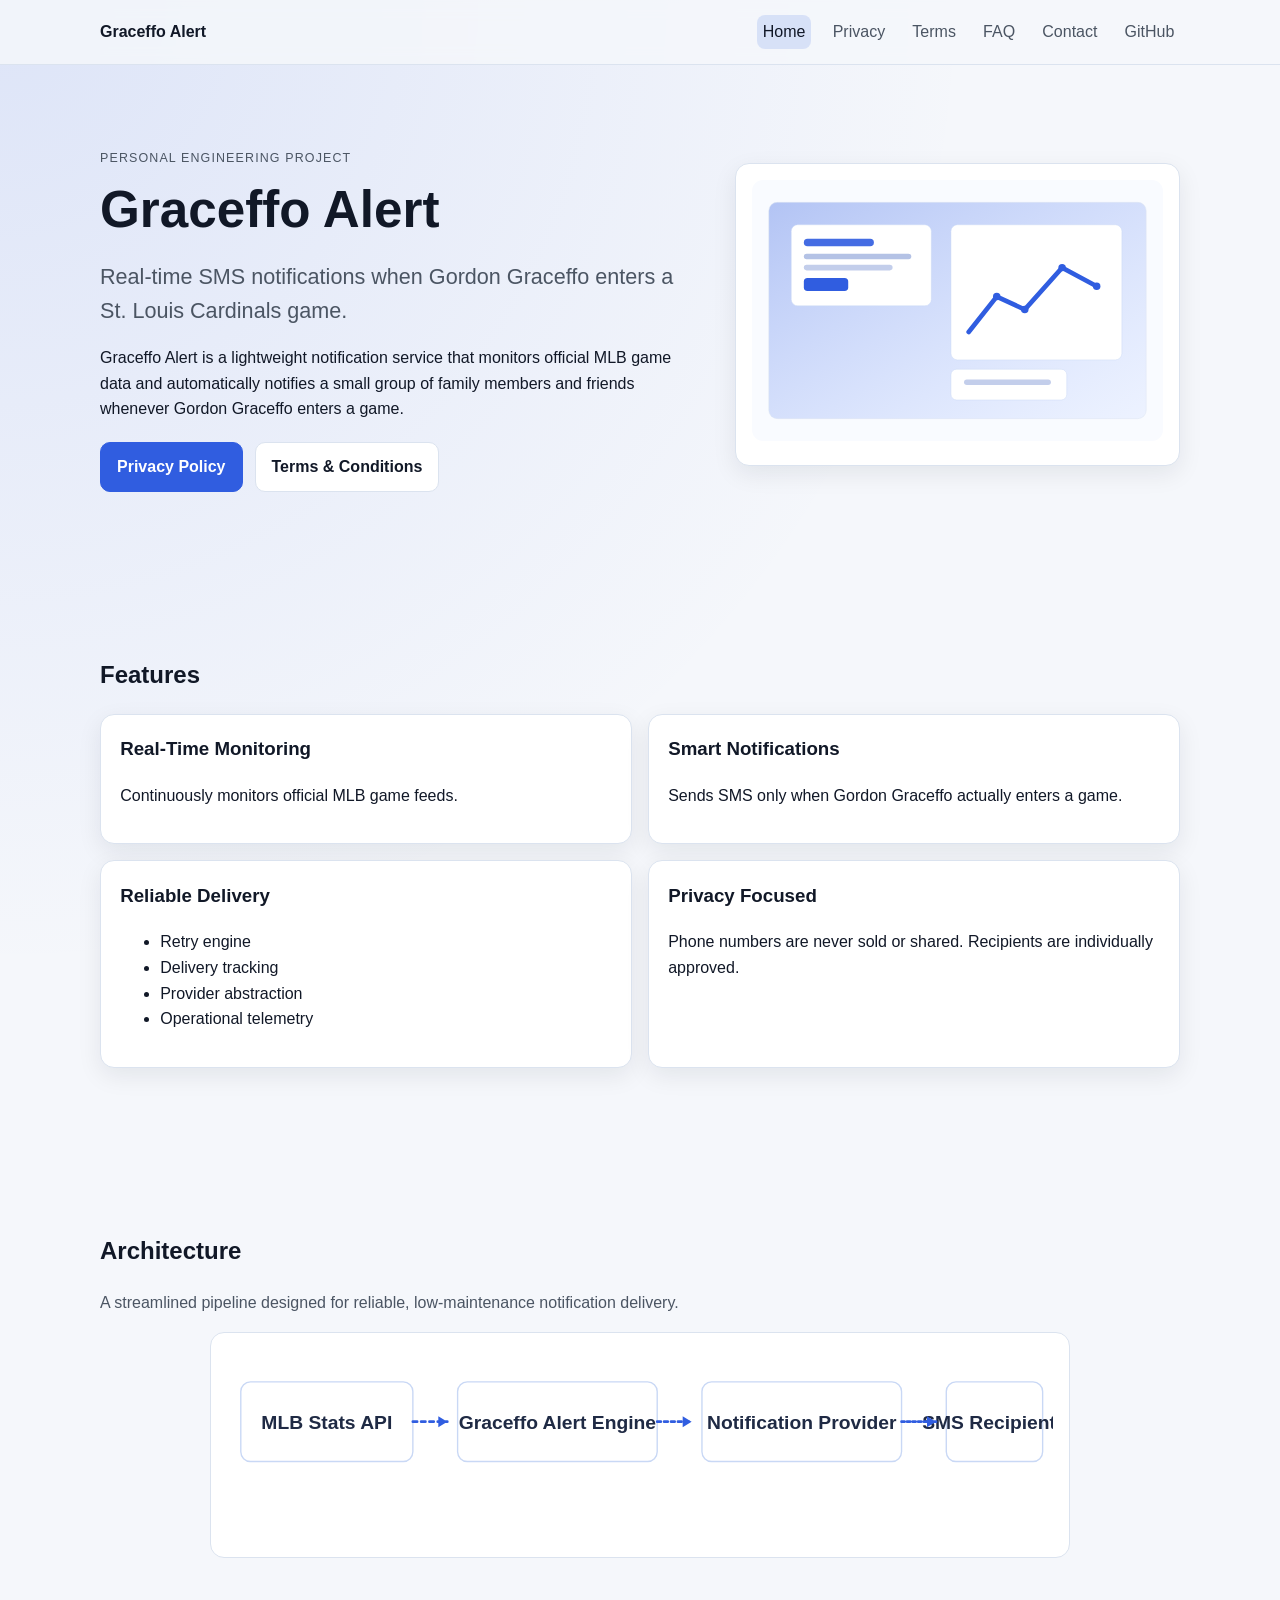
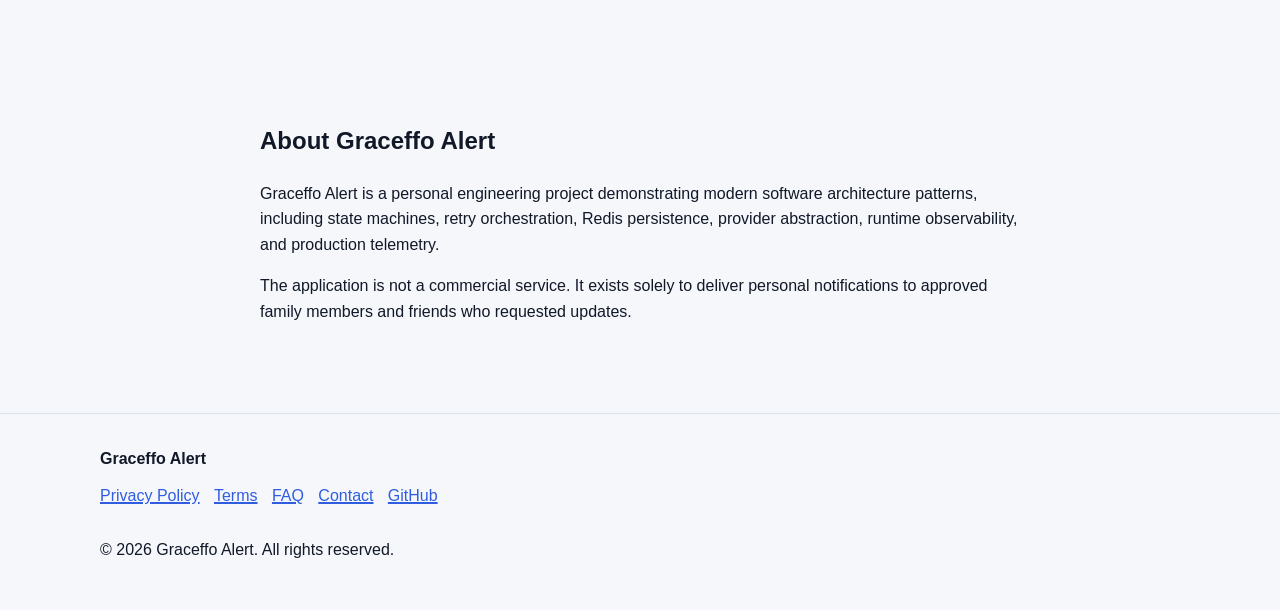
<file: index.html>
<!doctype html>
<html lang="en">
<head>
  <meta charset="utf-8">
  <meta name="viewport" content="width=device-width, initial-scale=1">
  <title>Graceffo Alert | Real-Time Gordon Graceffo Game Entry SMS Alerts</title>
  <meta name="description" content="Graceffo Alert is a personal notification service that sends real-time SMS alerts when Gordon Graceffo enters a St. Louis Cardinals game.">
  <meta property="og:type" content="website">
  <meta property="og:title" content="Graceffo Alert">
  <meta property="og:description" content="Real-time SMS notifications when Gordon Graceffo enters a St. Louis Cardinals game.">
  <meta property="og:url" content="https://elisagra-123.github.io/graceffo-alert-page/">
  <meta property="og:image" content="https://elisagra-123.github.io/graceffo-alert-page/images/hero.svg">
  <meta name="twitter:card" content="summary_large_image">
  <meta name="twitter:title" content="Graceffo Alert">
  <meta name="twitter:description" content="Real-time SMS notifications when Gordon Graceffo enters a St. Louis Cardinals game.">
  <meta name="twitter:image" content="https://elisagra-123.github.io/graceffo-alert-page/images/hero.svg">
  <link rel="canonical" href="https://elisagra-123.github.io/graceffo-alert-page/">
  <link rel="icon" href="favicon.ico" type="image/x-icon">
  <link rel="stylesheet" href="css/styles.css">
</head>
<body>
  <a class="skip-link" href="#main-content">Skip to content</a>
  <header class="site-header">
    <div class="container nav-wrap">
      <a class="brand" href="index.html" aria-label="Graceffo Alert home">Graceffo Alert</a>
      <button class="nav-toggle" type="button" aria-expanded="false" aria-controls="site-nav" aria-label="Open navigation menu">
        <span></span><span></span><span></span>
      </button>
      <nav id="site-nav" class="site-nav" aria-label="Main navigation">
        <a href="index.html" aria-current="page">Home</a>
        <a href="privacy.html">Privacy</a>
        <a href="terms.html">Terms</a>
        <a href="faq.html">FAQ</a>
        <a href="contact.html">Contact</a>
        <a href="https://github.com/elisagra-123/graceffo-alert-page" target="_blank" rel="noopener noreferrer">GitHub</a>
      </nav>
    </div>
  </header>

  <main id="main-content">
    <section class="hero section">
      <div class="container grid two-col">
        <div>
          <p class="eyebrow">Personal Engineering Project</p>
          <h1>Graceffo Alert</h1>
          <p class="subtitle">Real-time SMS notifications when Gordon Graceffo enters a St. Louis Cardinals game.</p>
          <p>Graceffo Alert is a lightweight notification service that monitors official MLB game data and automatically notifies a small group of family members and friends whenever Gordon Graceffo enters a game.</p>
          <div class="cta-row">
            <a class="btn btn-primary" href="privacy.html">Privacy Policy</a>
            <a class="btn btn-secondary" href="terms.html">Terms &amp; Conditions</a>
          </div>
        </div>
        <div class="hero-art-wrap">
          <img src="images/hero.svg" alt="Abstract dashboard style graphic representing alert monitoring" class="hero-art">
        </div>
      </div>
    </section>

    <section class="section" id="features">
      <div class="container">
        <h2>Features</h2>
        <div class="card-grid">
          <article class="card">
            <h3>Real-Time Monitoring</h3>
            <p>Continuously monitors official MLB game feeds.</p>
          </article>
          <article class="card">
            <h3>Smart Notifications</h3>
            <p>Sends SMS only when Gordon Graceffo actually enters a game.</p>
          </article>
          <article class="card">
            <h3>Reliable Delivery</h3>
            <ul>
              <li>Retry engine</li>
              <li>Delivery tracking</li>
              <li>Provider abstraction</li>
              <li>Operational telemetry</li>
            </ul>
          </article>
          <article class="card">
            <h3>Privacy Focused</h3>
            <p>Phone numbers are never sold or shared. Recipients are individually approved.</p>
          </article>
        </div>
      </div>
    </section>

    <section class="section" id="architecture">
      <div class="container">
        <h2>Architecture</h2>
        <p class="section-intro">A streamlined pipeline designed for reliable, low-maintenance notification delivery.</p>
        <img src="images/architecture.svg" alt="Architecture flow from MLB Stats API to Graceffo Alert Engine to Notification Provider to SMS Recipients" class="architecture-image">
      </div>
    </section>

    <section class="section" id="about">
      <div class="container narrow">
        <h2>About Graceffo Alert</h2>
        <p>Graceffo Alert is a personal engineering project demonstrating modern software architecture patterns, including state machines, retry orchestration, Redis persistence, provider abstraction, runtime observability, and production telemetry.</p>
        <p>The application is not a commercial service. It exists solely to deliver personal notifications to approved family members and friends who requested updates.</p>
      </div>
    </section>
  </main>

  <button id="scrollTop" class="scroll-top" type="button" aria-label="Scroll to top">↑</button>

  <footer class="site-footer">
    <div class="container footer-grid">
      <p class="footer-brand">Graceffo Alert</p>
      <nav class="footer-nav" aria-label="Footer navigation">
        <a href="privacy.html">Privacy Policy</a>
        <a href="terms.html">Terms</a>
        <a href="faq.html">FAQ</a>
        <a href="contact.html">Contact</a>
        <a href="https://github.com/elisagra-123/graceffo-alert-page" target="_blank" rel="noopener noreferrer">GitHub</a>
      </nav>
      <p>© <span data-year></span> Graceffo Alert. All rights reserved.</p>
    </div>
  </footer>

  <script src="js/main.js"></script>
</body>
</html>
</file>
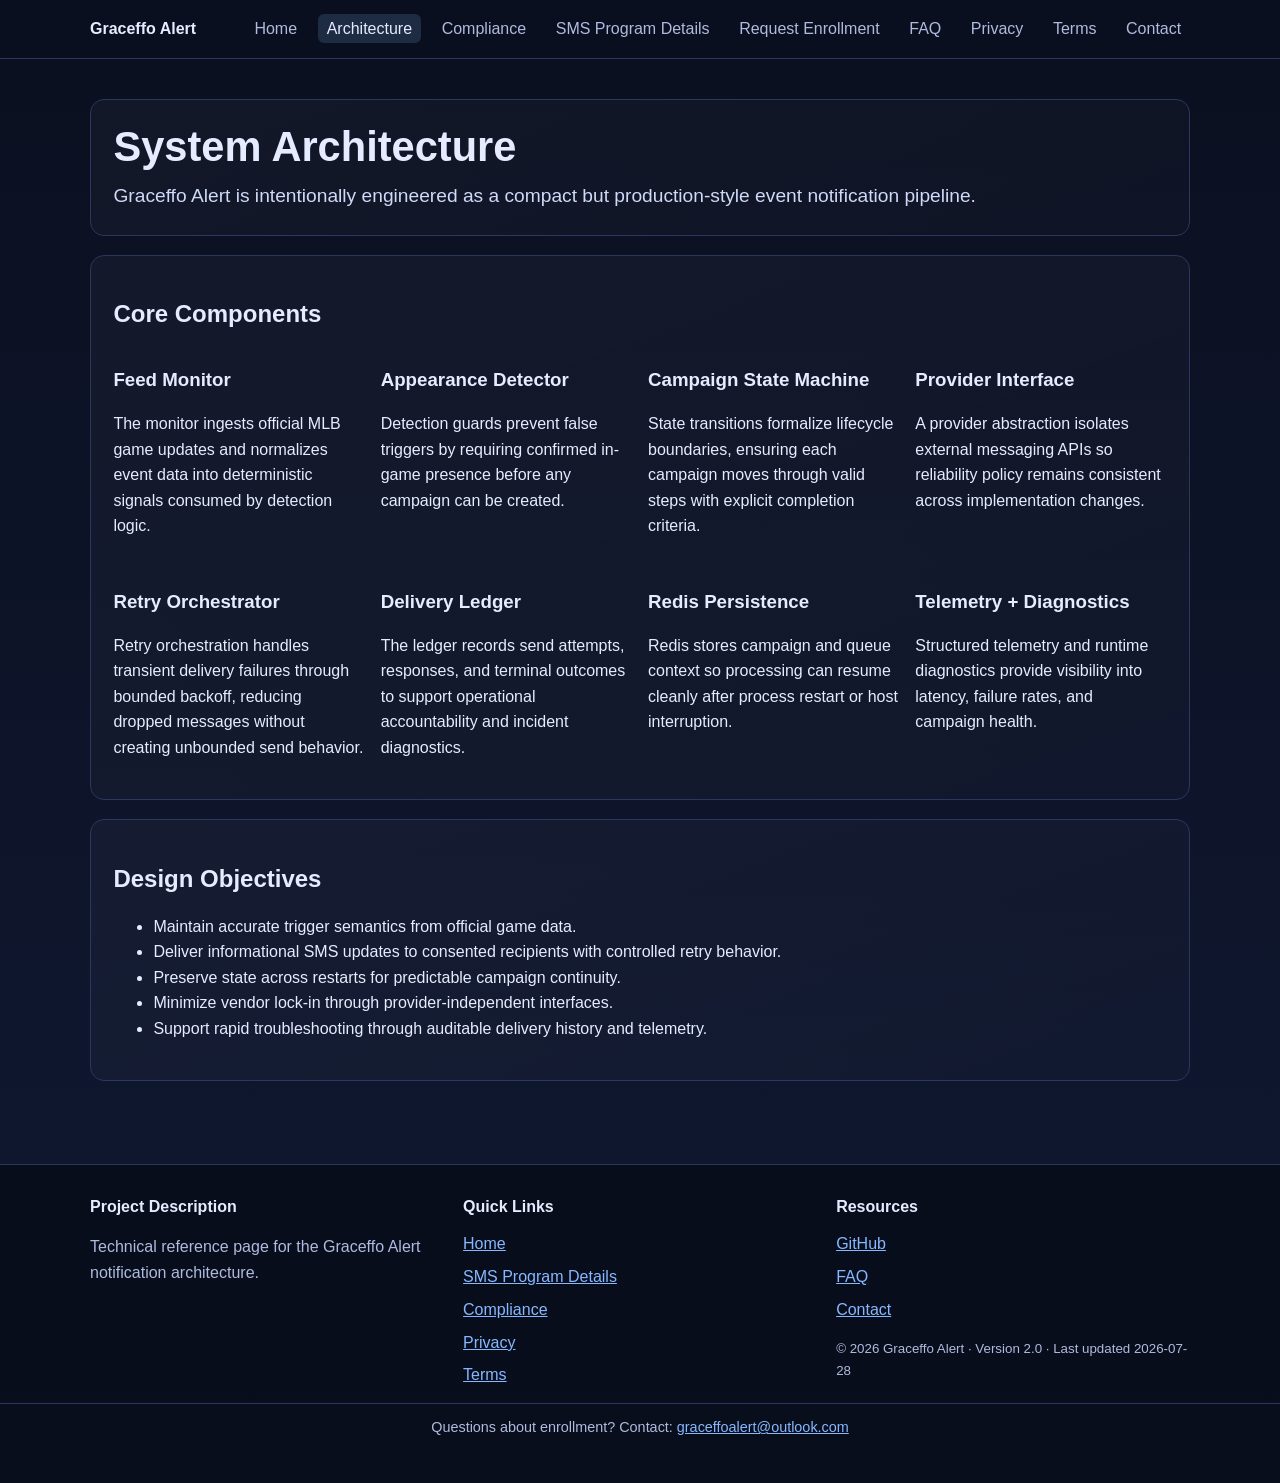
<file: architecture.html>
<!doctype html>
<html lang="en">
<head>
  <meta charset="utf-8">
  <meta name="viewport" content="width=device-width, initial-scale=1">
  <title>Graceffo Alert | System Architecture</title>
  <meta name="description" content="Technical architecture of Graceffo Alert: provider abstraction, retry orchestration, Redis state persistence, and operational telemetry.">
  <link rel="canonical" href="https://elisagra-123.github.io/graceffo-alert-page/architecture.html">
  <meta property="og:type" content="article">
  <meta property="og:title" content="Graceffo Alert | System Architecture">
  <meta property="og:description" content="Engineering design decisions behind reliable SMS appearance alerts.">
  <meta property="og:url" content="https://elisagra-123.github.io/graceffo-alert-page/architecture.html">
  <meta name="twitter:card" content="summary">
  <meta name="twitter:title" content="Graceffo Alert | System Architecture">
  <meta name="twitter:description" content="How Graceffo Alert is designed for resilient campaign delivery.">
  <link rel="stylesheet" href="styles.css">
</head>
<body>
<a class="skip-link" href="#main-content">Skip to content</a>
<header><div class="nav-wrap"><a class="brand" href="index.html">Graceffo Alert</a><nav aria-label="Primary"><ul><li><a href="index.html">Home</a></li><li><a href="architecture.html" aria-current="page">Architecture</a></li><li><a href="compliance.html">Compliance</a></li><li><a href="sms-enrollment.html">SMS Program Details</a></li><li><a href="request-enrollment.html">Request Enrollment</a></li><li><a href="faq.html">FAQ</a></li><li><a href="privacy.html">Privacy</a></li><li><a href="terms.html">Terms</a></li><li><a href="contact.html">Contact</a></li></ul></nav></div></header>
<main id="main-content">
  <section class="hero"><h1>System Architecture</h1><p class="lead">Graceffo Alert is intentionally engineered as a compact but production-style event notification pipeline.</p></section>
  <section class="panel">
    <h2>Core Components</h2>
    <div class="grid">
      <article><h3>Feed Monitor</h3><p>The monitor ingests official MLB game updates and normalizes event data into deterministic signals consumed by detection logic.</p></article>
      <article><h3>Appearance Detector</h3><p>Detection guards prevent false triggers by requiring confirmed in-game presence before any campaign can be created.</p></article>
      <article><h3>Campaign State Machine</h3><p>State transitions formalize lifecycle boundaries, ensuring each campaign moves through valid steps with explicit completion criteria.</p></article>
      <article><h3>Provider Interface</h3><p>A provider abstraction isolates external messaging APIs so reliability policy remains consistent across implementation changes.</p></article>
      <article><h3>Retry Orchestrator</h3><p>Retry orchestration handles transient delivery failures through bounded backoff, reducing dropped messages without creating unbounded send behavior.</p></article>
      <article><h3>Delivery Ledger</h3><p>The ledger records send attempts, responses, and terminal outcomes to support operational accountability and incident diagnostics.</p></article>
      <article><h3>Redis Persistence</h3><p>Redis stores campaign and queue context so processing can resume cleanly after process restart or host interruption.</p></article>
      <article><h3>Telemetry + Diagnostics</h3><p>Structured telemetry and runtime diagnostics provide visibility into latency, failure rates, and campaign health.</p></article>
    </div>
  </section>
  <section class="panel">
    <h2>Design Objectives</h2>
    <ul>
      <li>Maintain accurate trigger semantics from official game data.</li>
      <li>Deliver informational SMS updates to consented recipients with controlled retry behavior.</li>
      <li>Preserve state across restarts for predictable campaign continuity.</li>
      <li>Minimize vendor lock-in through provider-independent interfaces.</li>
      <li>Support rapid troubleshooting through auditable delivery history and telemetry.</li>
    </ul>
  </section>
</main>
<footer><div class="footer-wrap"><section><h2>Project Description</h2><p class="muted">Technical reference page for the Graceffo Alert notification architecture.</p></section><section><h2>Quick Links</h2><ul><li><a href="index.html">Home</a></li><li><a href="sms-enrollment.html">SMS Program Details</a></li><li><a href="compliance.html">Compliance</a></li><li><a href="privacy.html">Privacy</a></li><li><a href="terms.html">Terms</a></li></ul></section><section><h2>Resources</h2><ul><li><a href="https://github.com/elisagra-123/graceffo-alert-page">GitHub</a></li><li><a href="faq.html">FAQ</a></li><li><a href="contact.html">Contact</a></li></ul><small class="meta">© 2026 Graceffo Alert · Version 2.0 · Last updated 2026-07-28</small></section></div><div class="footer-enrollment" style="text-align:center; padding:0.75rem 1rem; border-top:1px solid var(--border); margin-top:0.5rem;"><p class="muted" style="font-size:0.9rem; margin:0;">Questions about enrollment? Contact: <a href="mailto:graceffoalert@outlook.com">graceffoalert@outlook.com</a></p></div></footer>
</body>
</html>
</file>
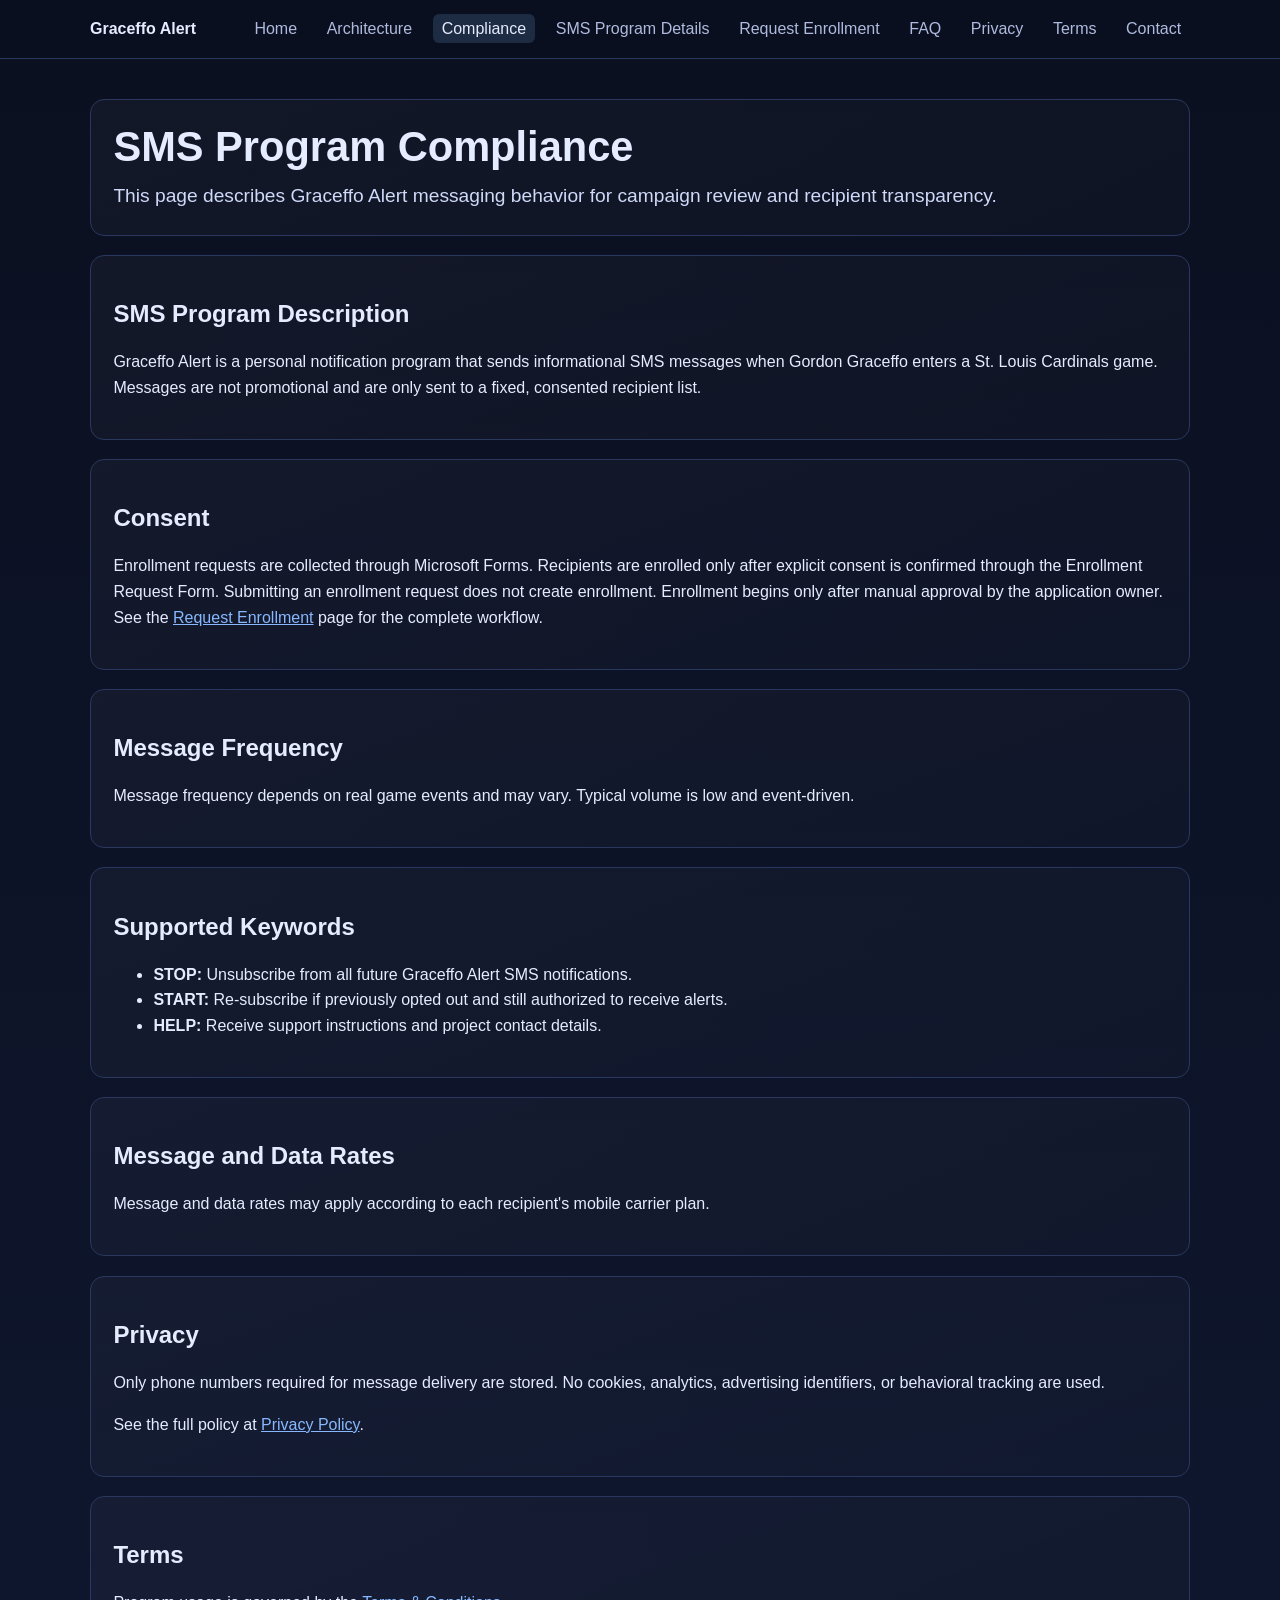
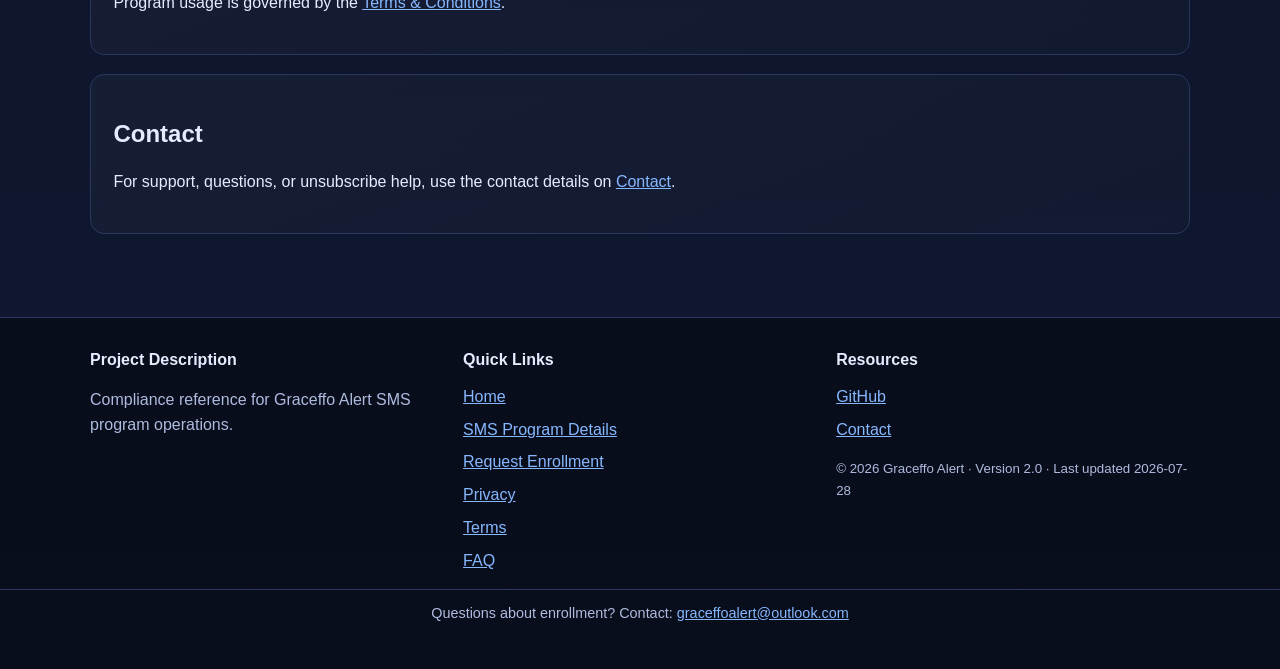
<file: compliance.html>
<!doctype html>
<html lang="en">
<head>
  <meta charset="utf-8">
  <meta name="viewport" content="width=device-width, initial-scale=1">
  <title>Graceffo Alert | SMS Compliance</title>
  <meta name="description" content="SMS compliance details for Graceffo Alert including consent, frequency, STOP/START/HELP support, and contact information.">
  <link rel="canonical" href="https://elisagra-123.github.io/graceffo-alert-page/compliance.html">
  <meta property="og:type" content="article">
  <meta property="og:title" content="Graceffo Alert | SMS Compliance">
  <meta property="og:description" content="Twilio campaign support information for Graceffo Alert SMS notifications.">
  <meta property="og:url" content="https://elisagra-123.github.io/graceffo-alert-page/compliance.html">
  <meta name="twitter:card" content="summary">
  <meta name="twitter:title" content="Graceffo Alert | SMS Compliance">
  <meta name="twitter:description" content="Program details, consent terms, and supported SMS keywords.">
  <link rel="stylesheet" href="styles.css">
</head>
<body>
<a class="skip-link" href="#main-content">Skip to content</a>
<header><div class="nav-wrap"><a class="brand" href="index.html">Graceffo Alert</a><nav aria-label="Primary"><ul><li><a href="index.html">Home</a></li><li><a href="architecture.html">Architecture</a></li><li><a href="compliance.html" aria-current="page">Compliance</a></li><li><a href="sms-enrollment.html">SMS Program Details</a></li><li><a href="request-enrollment.html">Request Enrollment</a></li><li><a href="faq.html">FAQ</a></li><li><a href="privacy.html">Privacy</a></li><li><a href="terms.html">Terms</a></li><li><a href="contact.html">Contact</a></li></ul></nav></div></header>
<main id="main-content">
  <section class="hero"><h1>SMS Program Compliance</h1><p class="lead">This page describes Graceffo Alert messaging behavior for campaign review and recipient transparency.</p></section>
  <section class="panel"><h2>SMS Program Description</h2><p>Graceffo Alert is a personal notification program that sends informational SMS messages when Gordon Graceffo enters a St. Louis Cardinals game. Messages are not promotional and are only sent to a fixed, consented recipient list.</p></section>
  <section class="panel"><h2>Consent</h2><p>Enrollment requests are collected through Microsoft Forms. Recipients are enrolled only after explicit consent is confirmed through the Enrollment Request Form. Submitting an enrollment request does not create enrollment. Enrollment begins only after manual approval by the application owner. See the <a href="request-enrollment.html">Request Enrollment</a> page for the complete workflow.</p></section>
  <section class="panel"><h2>Message Frequency</h2><p>Message frequency depends on real game events and may vary. Typical volume is low and event-driven.</p></section>
  <section class="panel"><h2>Supported Keywords</h2><ul><li><strong>STOP:</strong> Unsubscribe from all future Graceffo Alert SMS notifications.</li><li><strong>START:</strong> Re-subscribe if previously opted out and still authorized to receive alerts.</li><li><strong>HELP:</strong> Receive support instructions and project contact details.</li></ul></section>
  <section class="panel"><h2>Message and Data Rates</h2><p>Message and data rates may apply according to each recipient's mobile carrier plan.</p></section>
  <section class="panel"><h2>Privacy</h2><p>Only phone numbers required for message delivery are stored. No cookies, analytics, advertising identifiers, or behavioral tracking are used.</p><p>See the full policy at <a href="privacy.html">Privacy Policy</a>.</p></section>
  <section class="panel"><h2>Terms</h2><p>Program usage is governed by the <a href="terms.html">Terms &amp; Conditions</a>.</p></section>
  <section class="panel"><h2>Contact</h2><p>For support, questions, or unsubscribe help, use the contact details on <a href="contact.html">Contact</a>.</p></section>
</main>
<footer><div class="footer-wrap"><section><h2>Project Description</h2><p class="muted">Compliance reference for Graceffo Alert SMS program operations.</p></section><section><h2>Quick Links</h2><ul><li><a href="index.html">Home</a></li><li><a href="sms-enrollment.html">SMS Program Details</a></li><li><a href="request-enrollment.html">Request Enrollment</a></li><li><a href="privacy.html">Privacy</a></li><li><a href="terms.html">Terms</a></li><li><a href="faq.html">FAQ</a></li></ul></section><section><h2>Resources</h2><ul><li><a href="https://github.com/elisagra-123/graceffo-alert-page">GitHub</a></li><li><a href="contact.html">Contact</a></li></ul><small class="meta">© 2026 Graceffo Alert · Version 2.0 · Last updated 2026-07-28</small></section></div><div class="footer-enrollment" style="text-align:center; padding:0.75rem 1rem; border-top:1px solid var(--border); margin-top:0.5rem;"><p class="muted" style="font-size:0.9rem; margin:0;">Questions about enrollment? Contact: <a href="mailto:graceffoalert@outlook.com">graceffoalert@outlook.com</a></p></div></footer>
</body>
</html>
</file>
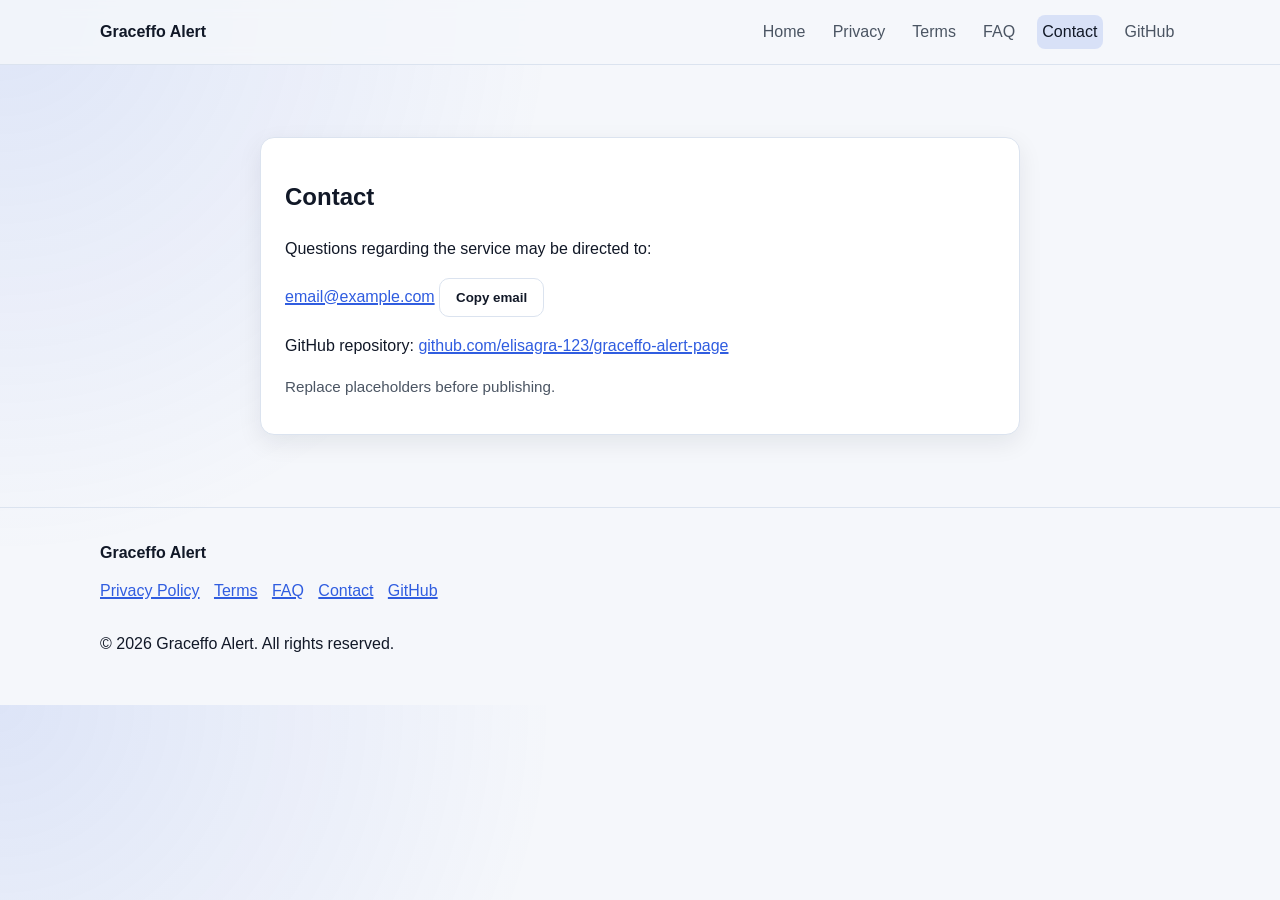
<file: contact.html>
<!doctype html>
<html lang="en">
<head>
  <meta charset="utf-8">
  <meta name="viewport" content="width=device-width, initial-scale=1">
  <title>Contact | Graceffo Alert</title>
  <meta name="description" content="Contact information for Graceffo Alert service questions.">
  <meta property="og:type" content="website">
  <meta property="og:title" content="Contact | Graceffo Alert">
  <meta property="og:description" content="Get in touch about Graceffo Alert.">
  <meta property="og:url" content="https://elisagra-123.github.io/graceffo-alert-page/contact.html">
  <meta name="twitter:card" content="summary">
  <link rel="canonical" href="https://elisagra-123.github.io/graceffo-alert-page/contact.html">
  <link rel="icon" href="favicon.ico" type="image/x-icon">
  <link rel="stylesheet" href="css/styles.css">
</head>
<body>
  <a class="skip-link" href="#main-content">Skip to content</a>
  <header class="site-header">
    <div class="container nav-wrap">
      <a class="brand" href="index.html">Graceffo Alert</a>
      <button class="nav-toggle" type="button" aria-expanded="false" aria-controls="site-nav" aria-label="Open navigation menu">
        <span></span><span></span><span></span>
      </button>
      <nav id="site-nav" class="site-nav" aria-label="Main navigation">
        <a href="index.html">Home</a>
        <a href="privacy.html">Privacy</a>
        <a href="terms.html">Terms</a>
        <a href="faq.html">FAQ</a>
        <a href="contact.html" aria-current="page">Contact</a>
        <a href="https://github.com/elisagra-123/graceffo-alert-page" target="_blank" rel="noopener noreferrer">GitHub</a>
      </nav>
    </div>
  </header>

  <main id="main-content" class="section">
    <section class="container narrow contact-card">
      <h1>Contact</h1>
      <p>Questions regarding the service may be directed to:</p>
      <p>
        <a id="contactEmail" href="mailto:email@example.com">email@example.com</a>
        <button type="button" class="btn btn-secondary copy-email" data-copy-target="contactEmail" aria-label="Copy email address">Copy email</button>
      </p>
      <p>GitHub repository: <a href="https://github.com/elisagra-123/graceffo-alert-page" target="_blank" rel="noopener noreferrer">github.com/elisagra-123/graceffo-alert-page</a></p>
      <p class="meta">Replace placeholders before publishing.</p>
    </section>
  </main>

  <footer class="site-footer">
    <div class="container footer-grid">
      <p class="footer-brand">Graceffo Alert</p>
      <nav class="footer-nav" aria-label="Footer navigation">
        <a href="privacy.html">Privacy Policy</a>
        <a href="terms.html">Terms</a>
        <a href="faq.html">FAQ</a>
        <a href="contact.html">Contact</a>
        <a href="https://github.com/elisagra-123/graceffo-alert-page" target="_blank" rel="noopener noreferrer">GitHub</a>
      </nav>
      <p>© <span data-year></span> Graceffo Alert. All rights reserved.</p>
    </div>
  </footer>

  <script src="js/main.js"></script>
</body>
</html>
</file>
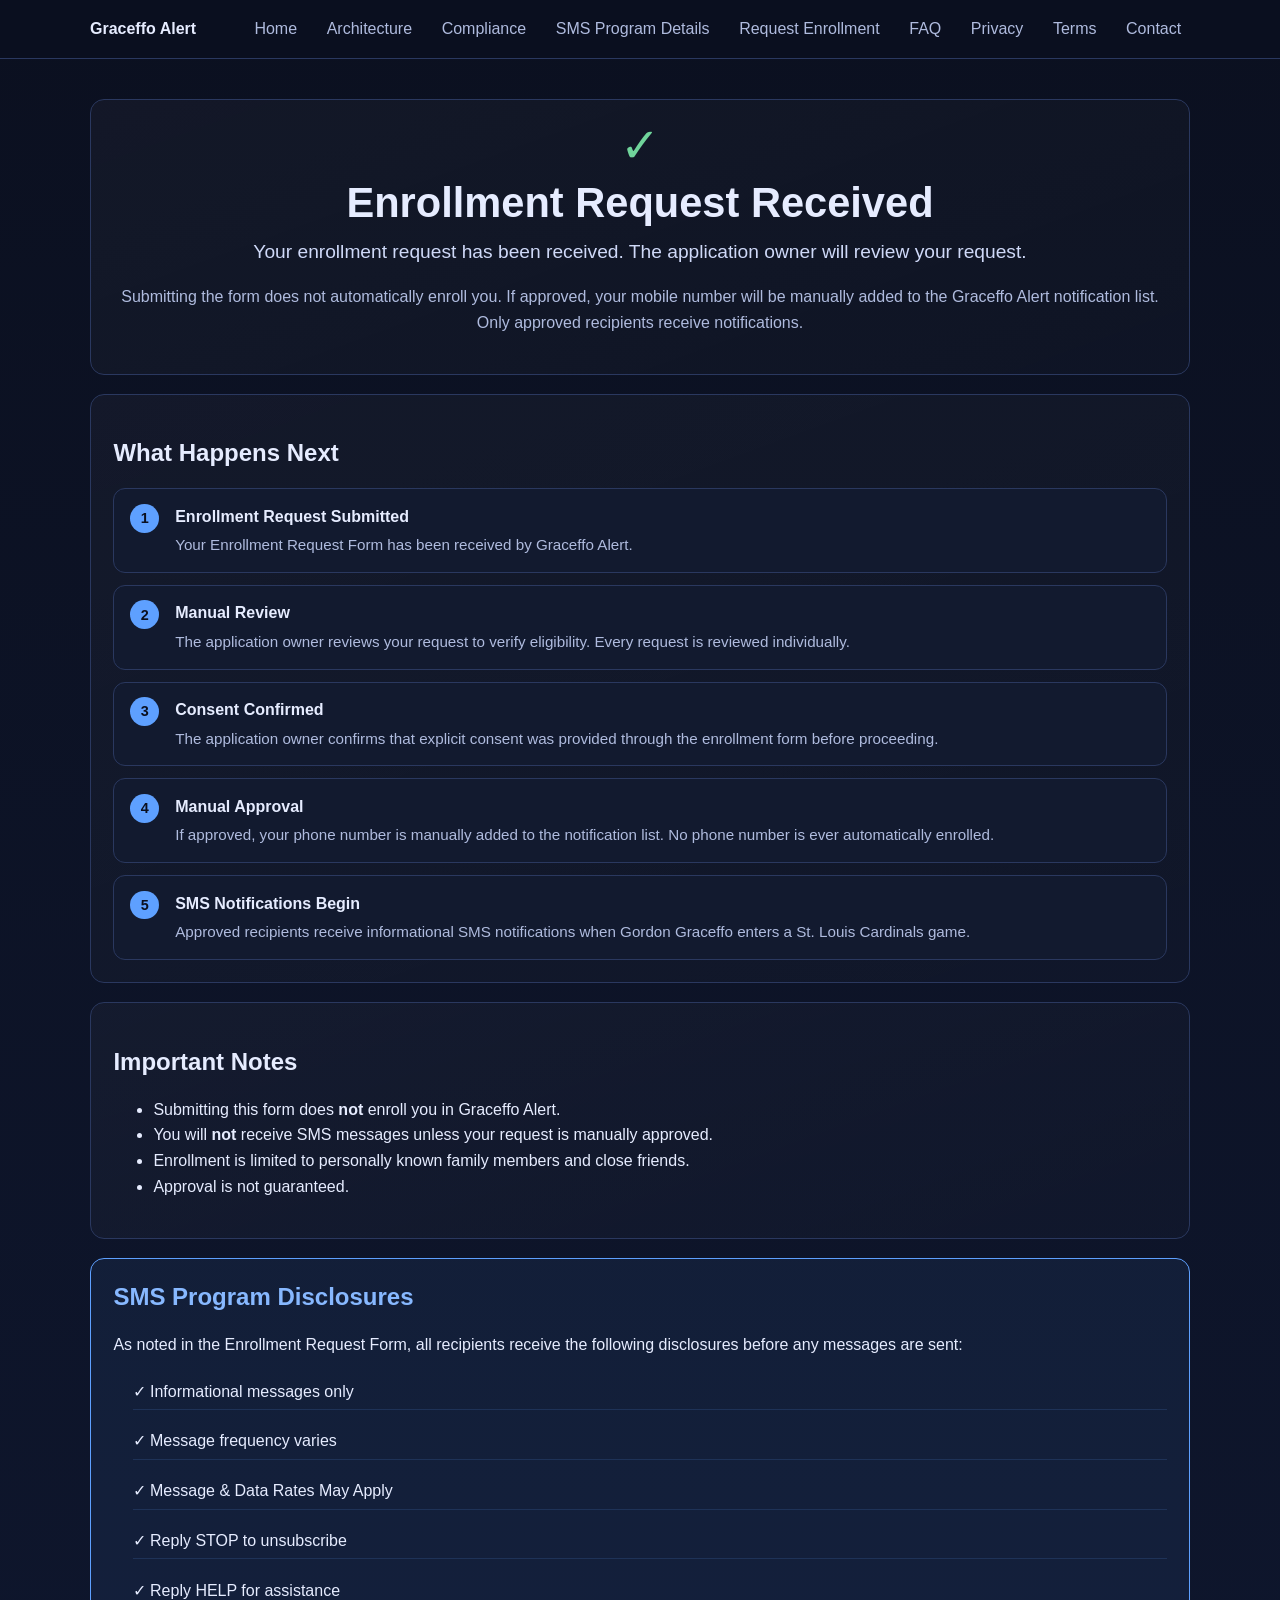
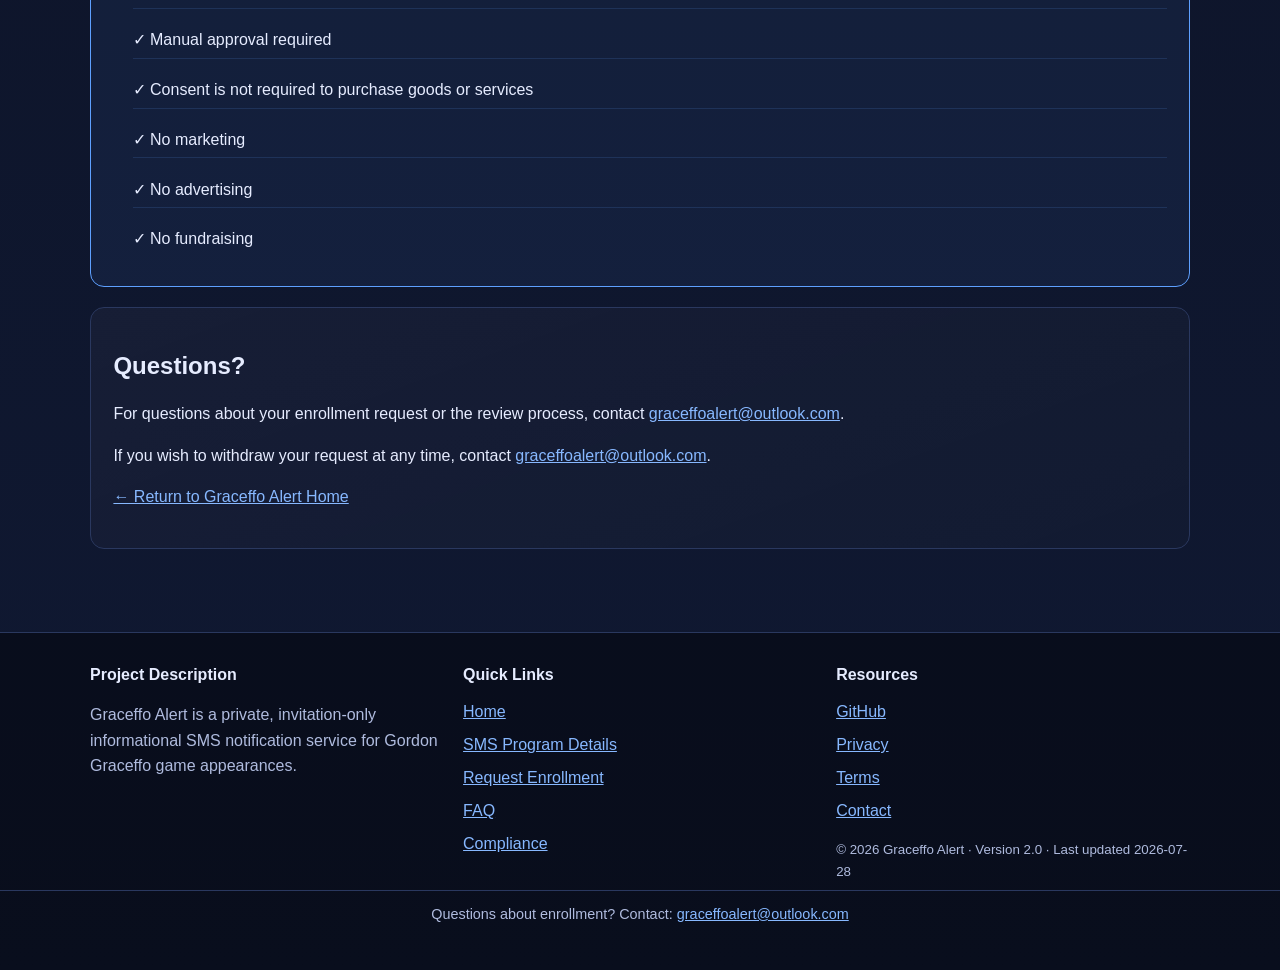
<file: enrollment-confirmation.html>
<!doctype html>
<html lang="en">
<head>
  <meta charset="utf-8">
  <meta name="viewport" content="width=device-width, initial-scale=1">
  <title>Graceffo Alert | Enrollment Request Received</title>
  <meta name="description" content="Your Graceffo Alert enrollment request has been received and will be reviewed manually.">
  <link rel="canonical" href="https://elisagra-123.github.io/graceffo-alert-page/enrollment-confirmation.html">
  <meta property="og:type" content="article">
  <meta property="og:title" content="Graceffo Alert | Enrollment Request Received">
  <meta property="og:description" content="Your Graceffo Alert enrollment request has been received and will be reviewed manually.">
  <meta property="og:url" content="https://elisagra-123.github.io/graceffo-alert-page/enrollment-confirmation.html">
  <meta property="og:site_name" content="Graceffo Alert">
  <meta name="twitter:card" content="summary">
  <meta name="twitter:title" content="Graceffo Alert | Enrollment Request Received">
  <meta name="twitter:description" content="Your Graceffo Alert enrollment request has been received. Manual review is in progress.">
  <link rel="stylesheet" href="styles.css">
  <script type="application/ld+json">
  {
    "@context": "https://schema.org",
    "@type": "WebPage",
    "name": "Enrollment Request Received — Graceffo Alert",
    "url": "https://elisagra-123.github.io/graceffo-alert-page/enrollment-confirmation.html",
    "description": "Confirmation page shown after submitting a Graceffo Alert enrollment request.",
    "isPartOf": {
      "@type": "WebSite",
      "name": "Graceffo Alert",
      "url": "https://elisagra-123.github.io/graceffo-alert-page/"
    }
  }
  </script>
</head>
<body>
<a class="skip-link" href="#main-content">Skip to content</a>
<header>
  <div class="nav-wrap">
    <a class="brand" href="index.html">Graceffo Alert</a>
    <nav aria-label="Primary">
      <ul>
        <li><a href="index.html">Home</a></li>
        <li><a href="architecture.html">Architecture</a></li>
        <li><a href="compliance.html">Compliance</a></li>
        <li><a href="sms-enrollment.html">SMS Program Details</a></li>
        <li><a href="request-enrollment.html">Request Enrollment</a></li>
        <li><a href="faq.html">FAQ</a></li>
        <li><a href="privacy.html">Privacy</a></li>
        <li><a href="terms.html">Terms</a></li>
        <li><a href="contact.html">Contact</a></li>
      </ul>
    </nav>
  </div>
</header>

<main id="main-content">

  <section class="hero confirmation-hero" aria-labelledby="confirmation-title">
    <div class="confirmation-icon" aria-hidden="true">✓</div>
    <h1 id="confirmation-title">Enrollment Request Received</h1>
    <p class="lead">Your enrollment request has been received. The application owner will review your request.</p>
    <p class="muted">Submitting the form does not automatically enroll you. If approved, your mobile number will be manually added to the Graceffo Alert notification list. Only approved recipients receive notifications.</p>
  </section>

  <section class="panel" aria-labelledby="next-steps-title">
    <h2 id="next-steps-title">What Happens Next</h2>
    <ol class="enrollment-steps" aria-label="Five-step post-submission workflow">
      <li class="enrollment-step">
        <span class="step-number" aria-hidden="true">1</span>
        <div class="step-content">
          <strong>Enrollment Request Submitted</strong>
          <p>Your Enrollment Request Form has been received by Graceffo Alert.</p>
        </div>
      </li>
      <li class="enrollment-step">
        <span class="step-number" aria-hidden="true">2</span>
        <div class="step-content">
          <strong>Manual Review</strong>
          <p>The application owner reviews your request to verify eligibility. Every request is reviewed individually.</p>
        </div>
      </li>
      <li class="enrollment-step">
        <span class="step-number" aria-hidden="true">3</span>
        <div class="step-content">
          <strong>Consent Confirmed</strong>
          <p>The application owner confirms that explicit consent was provided through the enrollment form before proceeding.</p>
        </div>
      </li>
      <li class="enrollment-step">
        <span class="step-number" aria-hidden="true">4</span>
        <div class="step-content">
          <strong>Manual Approval</strong>
          <p>If approved, your phone number is manually added to the notification list. No phone number is ever automatically enrolled.</p>
        </div>
      </li>
      <li class="enrollment-step">
        <span class="step-number" aria-hidden="true">5</span>
        <div class="step-content">
          <strong>SMS Notifications Begin</strong>
          <p>Approved recipients receive informational SMS notifications when Gordon Graceffo enters a St. Louis Cardinals game.</p>
        </div>
      </li>
    </ol>
  </section>

  <section class="panel" aria-labelledby="important-notes-title">
    <h2 id="important-notes-title">Important Notes</h2>
    <ul>
      <li>Submitting this form does <strong>not</strong> enroll you in Graceffo Alert.</li>
      <li>You will <strong>not</strong> receive SMS messages unless your request is manually approved.</li>
      <li>Enrollment is limited to personally known family members and close friends.</li>
      <li>Approval is not guaranteed.</li>
    </ul>
  </section>

  <section class="disclosure-card" aria-labelledby="confirmation-disclosures-title">
    <h2 id="confirmation-disclosures-title">SMS Program Disclosures</h2>
    <p>As noted in the Enrollment Request Form, all recipients receive the following disclosures before any messages are sent:</p>
    <ul class="disclosure-list">
      <li>✓ Informational messages only</li>
      <li>✓ Message frequency varies</li>
      <li>✓ Message &amp; Data Rates May Apply</li>
      <li>✓ Reply STOP to unsubscribe</li>
      <li>✓ Reply HELP for assistance</li>
      <li>✓ Manual approval required</li>
      <li>✓ Consent is not required to purchase goods or services</li>
      <li>✓ No marketing</li>
      <li>✓ No advertising</li>
      <li>✓ No fundraising</li>
    </ul>
  </section>

  <section class="panel" aria-labelledby="confirmation-contact-title">
    <h2 id="confirmation-contact-title">Questions?</h2>
    <p>For questions about your enrollment request or the review process, contact <a href="mailto:graceffoalert@outlook.com">graceffoalert@outlook.com</a>.</p>
    <p>If you wish to withdraw your request at any time, contact <a href="mailto:graceffoalert@outlook.com">graceffoalert@outlook.com</a>.</p>
    <p><a href="index.html">← Return to Graceffo Alert Home</a></p>
  </section>

</main>

<footer>
  <div class="footer-wrap">
    <section>
      <h2>Project Description</h2>
      <p class="muted">Graceffo Alert is a private, invitation-only informational SMS notification service for Gordon Graceffo game appearances.</p>
    </section>
    <section>
      <h2>Quick Links</h2>
      <ul>
        <li><a href="index.html">Home</a></li>
        <li><a href="sms-enrollment.html">SMS Program Details</a></li>
        <li><a href="request-enrollment.html">Request Enrollment</a></li>
        <li><a href="faq.html">FAQ</a></li>
        <li><a href="compliance.html">Compliance</a></li>
      </ul>
    </section>
    <section>
      <h2>Resources</h2>
      <ul>
        <li><a href="https://github.com/elisagra-123/graceffo-alert-page">GitHub</a></li>
        <li><a href="privacy.html">Privacy</a></li>
        <li><a href="terms.html">Terms</a></li>
        <li><a href="contact.html">Contact</a></li>
      </ul>
      <small class="meta">© 2026 Graceffo Alert · Version 2.0 · Last updated 2026-07-28</small>
    </section>
  </div>
  <div class="footer-enrollment" style="text-align:center; padding:0.75rem 1rem; border-top:1px solid var(--border); margin-top:0.5rem;">
    <p class="muted" style="font-size:0.9rem; margin:0;">Questions about enrollment? Contact: <a href="mailto:graceffoalert@outlook.com">graceffoalert@outlook.com</a></p>
  </div>
</footer>
</body>
</html>
</file>
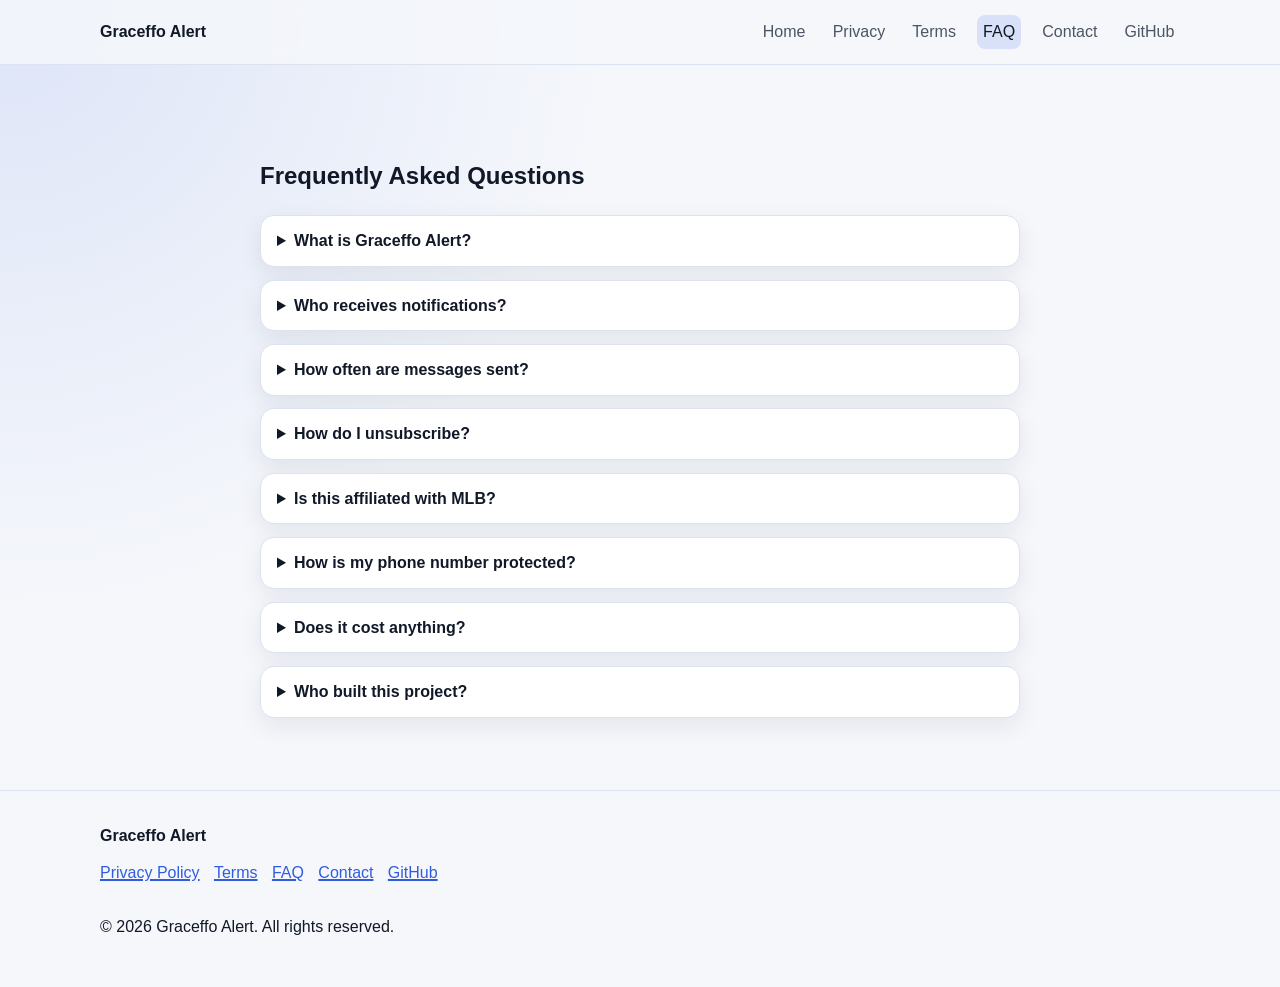
<file: faq.html>
<!doctype html>
<html lang="en">
<head>
  <meta charset="utf-8">
  <meta name="viewport" content="width=device-width, initial-scale=1">
  <title>FAQ | Graceffo Alert</title>
  <meta name="description" content="Frequently asked questions about Graceffo Alert notifications.">
  <meta property="og:type" content="website">
  <meta property="og:title" content="FAQ | Graceffo Alert">
  <meta property="og:description" content="Answers to common questions about Graceffo Alert.">
  <meta property="og:url" content="https://elisagra-123.github.io/graceffo-alert-page/faq.html">
  <meta name="twitter:card" content="summary">
  <link rel="canonical" href="https://elisagra-123.github.io/graceffo-alert-page/faq.html">
  <link rel="icon" href="favicon.ico" type="image/x-icon">
  <link rel="stylesheet" href="css/styles.css">
</head>
<body>
  <a class="skip-link" href="#main-content">Skip to content</a>
  <header class="site-header">
    <div class="container nav-wrap">
      <a class="brand" href="index.html">Graceffo Alert</a>
      <button class="nav-toggle" type="button" aria-expanded="false" aria-controls="site-nav" aria-label="Open navigation menu">
        <span></span><span></span><span></span>
      </button>
      <nav id="site-nav" class="site-nav" aria-label="Main navigation">
        <a href="index.html">Home</a>
        <a href="privacy.html">Privacy</a>
        <a href="terms.html">Terms</a>
        <a href="faq.html" aria-current="page">FAQ</a>
        <a href="contact.html">Contact</a>
        <a href="https://github.com/elisagra-123/graceffo-alert-page" target="_blank" rel="noopener noreferrer">GitHub</a>
      </nav>
    </div>
  </header>

  <main id="main-content" class="section">
    <section class="container narrow">
      <h1>Frequently Asked Questions</h1>
      <div class="faq-list">
        <details>
          <summary>What is Graceffo Alert?</summary>
          <p>Graceffo Alert is a personal notification service that sends SMS updates when Gordon Graceffo enters a St. Louis Cardinals game.</p>
        </details>
        <details>
          <summary>Who receives notifications?</summary>
          <p>Only individually approved family members and friends who explicitly requested enrollment receive notifications.</p>
        </details>
        <details>
          <summary>How often are messages sent?</summary>
          <p>Message frequency depends on game appearances and can vary. Most weeks generate zero to five messages.</p>
        </details>
        <details>
          <summary>How do I unsubscribe?</summary>
          <p>Reply <strong>STOP</strong> to any message at any time to opt out immediately.</p>
        </details>
        <details>
          <summary>Is this affiliated with MLB?</summary>
          <p>No. Graceffo Alert is an independent personal project and is not affiliated with MLB or the St. Louis Cardinals organization.</p>
        </details>
        <details>
          <summary>How is my phone number protected?</summary>
          <p>Phone numbers are used only for requested service alerts and are never sold or used for marketing, analytics, or advertising.</p>
        </details>
        <details>
          <summary>Does it cost anything?</summary>
          <p>The service is provided as a personal project, but standard carrier SMS/data rates may still apply.</p>
        </details>
        <details>
          <summary>Who built this project?</summary>
          <p>Graceffo Alert was built and is maintained as a personal software engineering project focused on reliability and observability.</p>
        </details>
      </div>
    </section>
  </main>

  <footer class="site-footer">
    <div class="container footer-grid">
      <p class="footer-brand">Graceffo Alert</p>
      <nav class="footer-nav" aria-label="Footer navigation">
        <a href="privacy.html">Privacy Policy</a>
        <a href="terms.html">Terms</a>
        <a href="faq.html">FAQ</a>
        <a href="contact.html">Contact</a>
        <a href="https://github.com/elisagra-123/graceffo-alert-page" target="_blank" rel="noopener noreferrer">GitHub</a>
      </nav>
      <p>© <span data-year></span> Graceffo Alert. All rights reserved.</p>
    </div>
  </footer>

  <script src="js/main.js"></script>
</body>
</html>
</file>
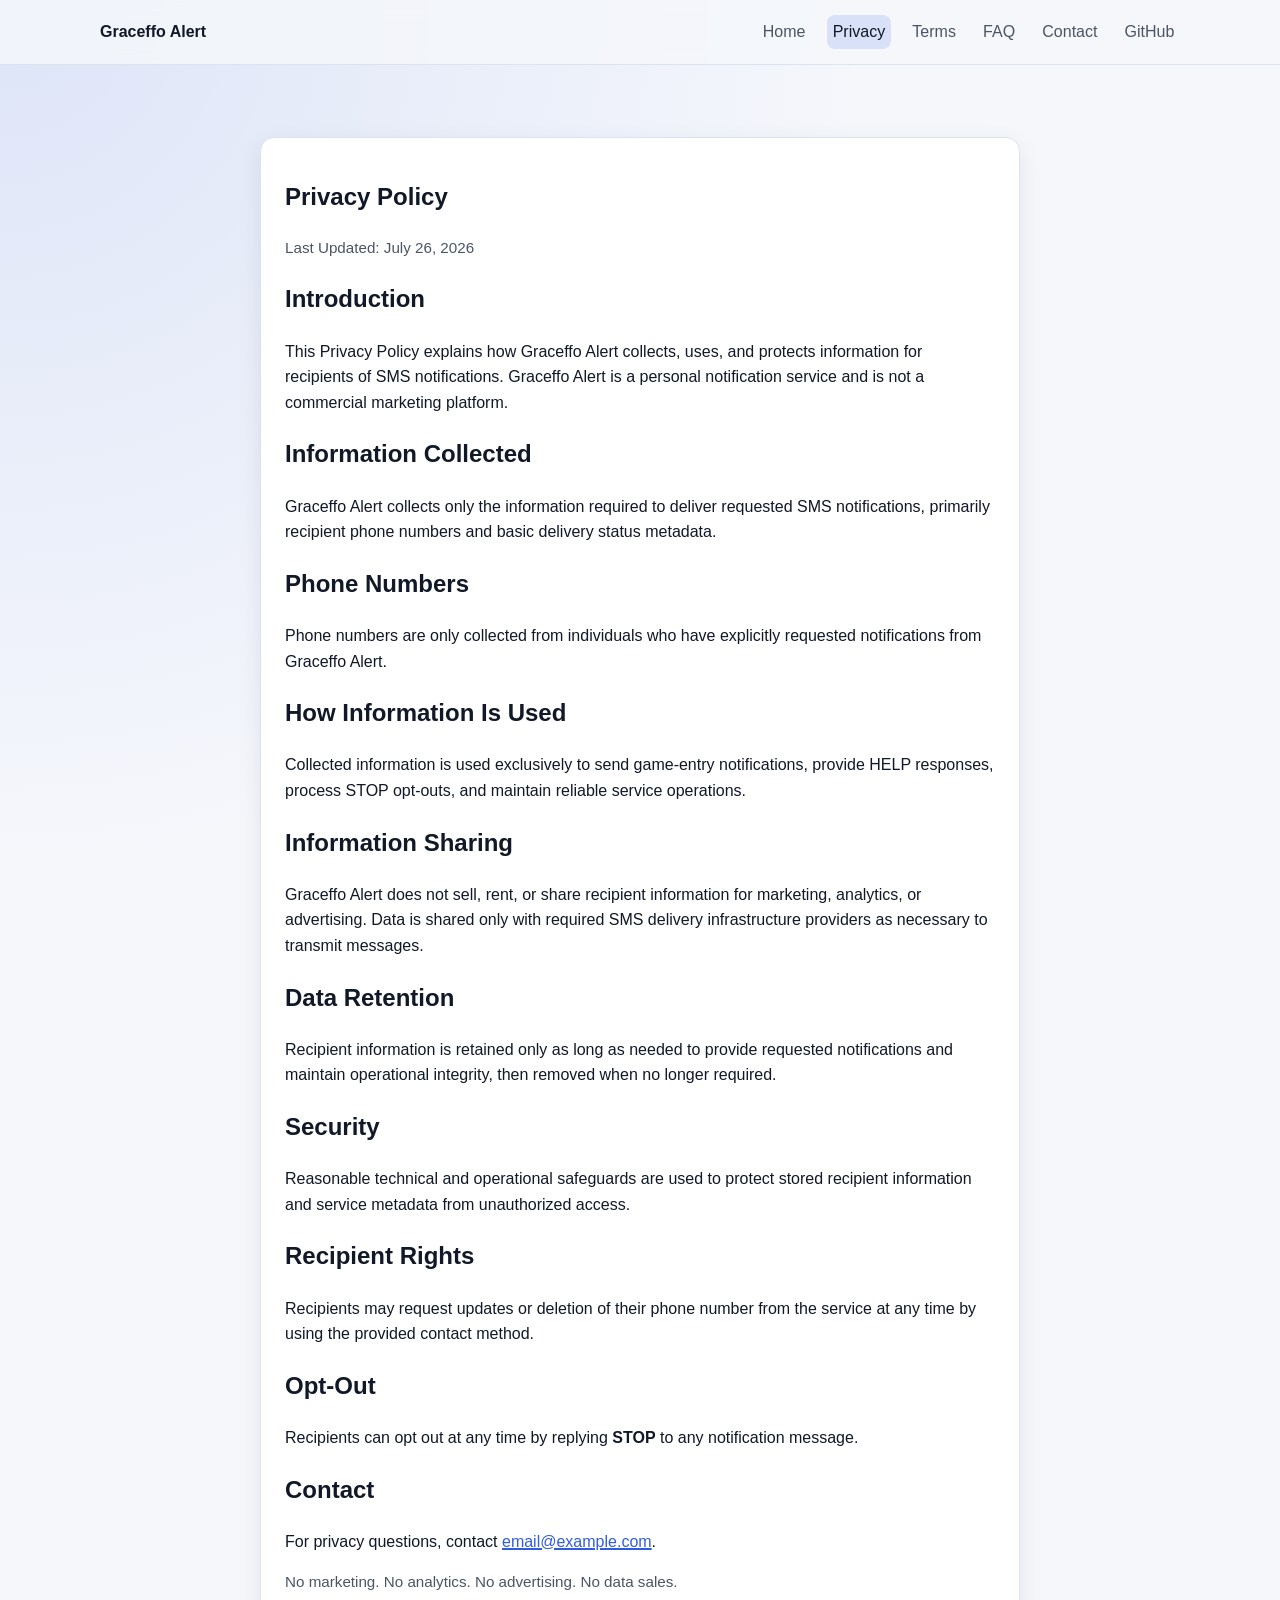
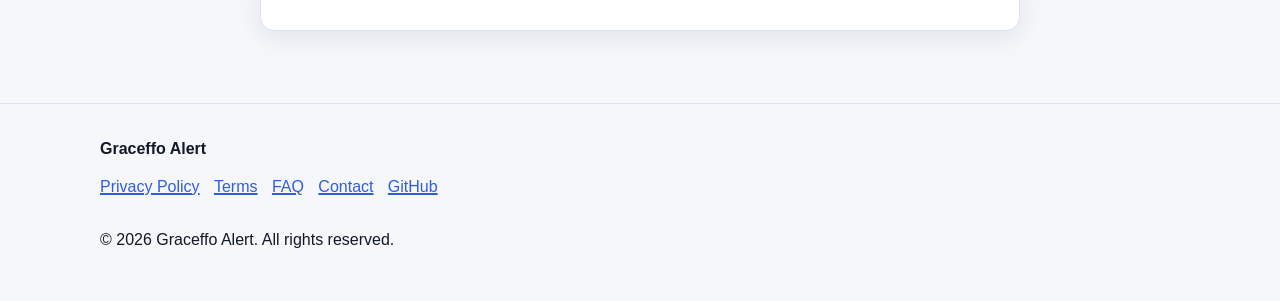
<file: privacy.html>
<!doctype html>
<html lang="en">
<head>
  <meta charset="utf-8">
  <meta name="viewport" content="width=device-width, initial-scale=1">
  <title>Privacy Policy | Graceffo Alert</title>
  <meta name="description" content="Graceffo Alert privacy policy describing how recipient information is collected, used, and protected.">
  <meta property="og:type" content="website">
  <meta property="og:title" content="Privacy Policy | Graceffo Alert">
  <meta property="og:description" content="Graceffo Alert privacy practices and recipient data protections.">
  <meta property="og:url" content="https://elisagra-123.github.io/graceffo-alert-page/privacy.html">
  <meta name="twitter:card" content="summary">
  <link rel="canonical" href="https://elisagra-123.github.io/graceffo-alert-page/privacy.html">
  <link rel="icon" href="favicon.ico" type="image/x-icon">
  <link rel="stylesheet" href="css/styles.css">
</head>
<body class="legal-page">
  <a class="skip-link" href="#main-content">Skip to content</a>
  <header class="site-header">
    <div class="container nav-wrap">
      <a class="brand" href="index.html">Graceffo Alert</a>
      <button class="nav-toggle" type="button" aria-expanded="false" aria-controls="site-nav" aria-label="Open navigation menu">
        <span></span><span></span><span></span>
      </button>
      <nav id="site-nav" class="site-nav" aria-label="Main navigation">
        <a href="index.html">Home</a>
        <a href="privacy.html" aria-current="page">Privacy</a>
        <a href="terms.html">Terms</a>
        <a href="faq.html">FAQ</a>
        <a href="contact.html">Contact</a>
        <a href="https://github.com/elisagra-123/graceffo-alert-page" target="_blank" rel="noopener noreferrer">GitHub</a>
      </nav>
    </div>
  </header>

  <main id="main-content" class="section">
    <article class="container narrow legal-content">
      <h1>Privacy Policy</h1>
      <p class="meta">Last Updated: <time datetime="2026-07-26">July 26, 2026</time></p>

      <h2>Introduction</h2>
      <p>This Privacy Policy explains how Graceffo Alert collects, uses, and protects information for recipients of SMS notifications. Graceffo Alert is a personal notification service and is not a commercial marketing platform.</p>

      <h2>Information Collected</h2>
      <p>Graceffo Alert collects only the information required to deliver requested SMS notifications, primarily recipient phone numbers and basic delivery status metadata.</p>

      <h2>Phone Numbers</h2>
      <p>Phone numbers are only collected from individuals who have explicitly requested notifications from Graceffo Alert.</p>

      <h2>How Information Is Used</h2>
      <p>Collected information is used exclusively to send game-entry notifications, provide HELP responses, process STOP opt-outs, and maintain reliable service operations.</p>

      <h2>Information Sharing</h2>
      <p>Graceffo Alert does not sell, rent, or share recipient information for marketing, analytics, or advertising. Data is shared only with required SMS delivery infrastructure providers as necessary to transmit messages.</p>

      <h2>Data Retention</h2>
      <p>Recipient information is retained only as long as needed to provide requested notifications and maintain operational integrity, then removed when no longer required.</p>

      <h2>Security</h2>
      <p>Reasonable technical and operational safeguards are used to protect stored recipient information and service metadata from unauthorized access.</p>

      <h2>Recipient Rights</h2>
      <p>Recipients may request updates or deletion of their phone number from the service at any time by using the provided contact method.</p>

      <h2>Opt-Out</h2>
      <p>Recipients can opt out at any time by replying <strong>STOP</strong> to any notification message.</p>

      <h2>Contact</h2>
      <p>For privacy questions, contact <a href="mailto:email@example.com">email@example.com</a>.</p>

      <p class="meta">No marketing. No analytics. No advertising. No data sales.</p>
    </article>
  </main>

  <footer class="site-footer">
    <div class="container footer-grid">
      <p class="footer-brand">Graceffo Alert</p>
      <nav class="footer-nav" aria-label="Footer navigation">
        <a href="privacy.html">Privacy Policy</a>
        <a href="terms.html">Terms</a>
        <a href="faq.html">FAQ</a>
        <a href="contact.html">Contact</a>
        <a href="https://github.com/elisagra-123/graceffo-alert-page" target="_blank" rel="noopener noreferrer">GitHub</a>
      </nav>
      <p>© <span data-year></span> Graceffo Alert. All rights reserved.</p>
    </div>
  </footer>

  <script src="js/main.js"></script>
</body>
</html>
</file>
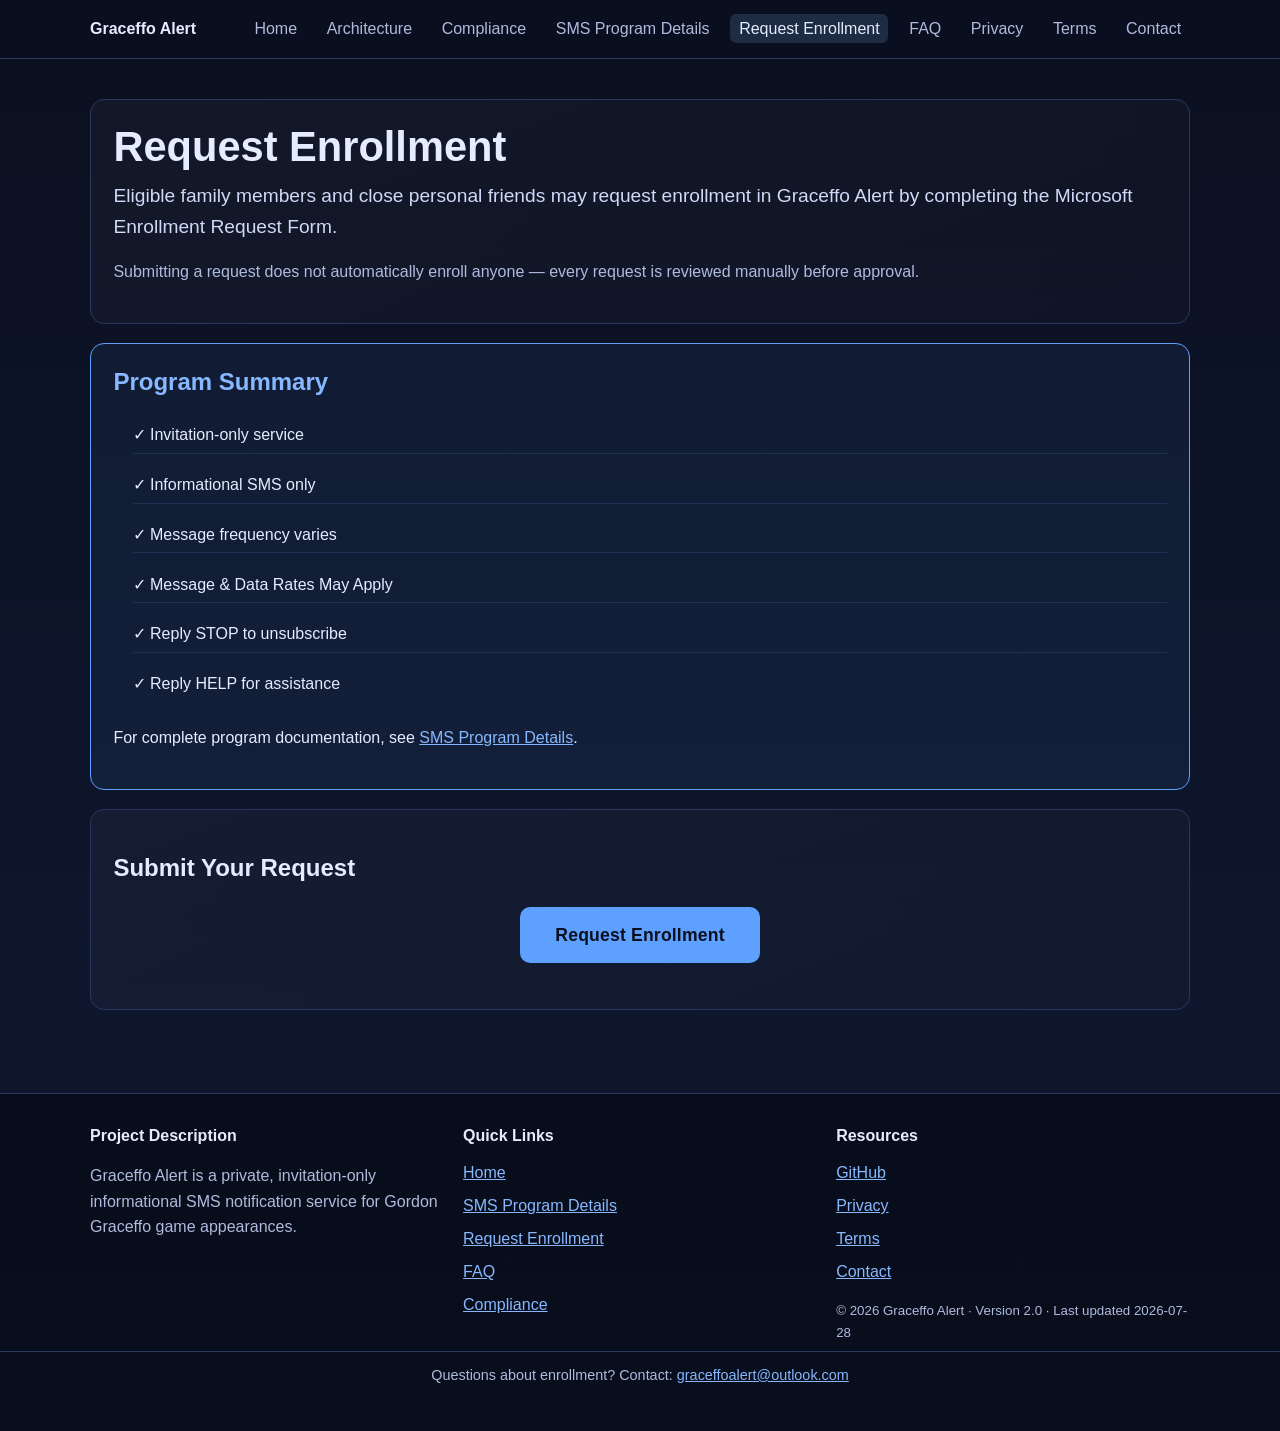
<file: request-enrollment.html>
<!doctype html>
<html lang="en">
<head>
  <meta charset="utf-8">
  <meta name="viewport" content="width=device-width, initial-scale=1">
  <title>Graceffo Alert | Request Enrollment</title>
  <meta name="description" content="Eligible family members and close friends may request enrollment in Graceffo Alert by completing the Microsoft Enrollment Request Form.">
  <link rel="canonical" href="https://elisagra-123.github.io/graceffo-alert-page/request-enrollment.html">
  <meta property="og:type" content="article">
  <meta property="og:title" content="Graceffo Alert | Request Enrollment">
  <meta property="og:description" content="Eligible family members and close friends may request enrollment in Graceffo Alert.">
  <meta property="og:url" content="https://elisagra-123.github.io/graceffo-alert-page/request-enrollment.html">
  <meta property="og:site_name" content="Graceffo Alert">
  <meta name="twitter:card" content="summary">
  <meta name="twitter:title" content="Graceffo Alert | Request Enrollment">
  <meta name="twitter:description" content="Submit an enrollment request for Graceffo Alert, a private invitation-only informational SMS notification service.">
  <link rel="stylesheet" href="styles.css">
  <script src="config.js"></script>
  <script type="application/ld+json">
  {
    "@context": "https://schema.org",
    "@type": "WebPage",
    "name": "Request Enrollment — Graceffo Alert",
    "url": "https://elisagra-123.github.io/graceffo-alert-page/request-enrollment.html",
    "description": "Enrollment request page for Graceffo Alert, a private invitation-only informational SMS notification service.",
    "isPartOf": {
      "@type": "WebSite",
      "name": "Graceffo Alert",
      "url": "https://elisagra-123.github.io/graceffo-alert-page/"
    }
  }
  </script>
</head>
<body>
<a class="skip-link" href="#main-content">Skip to content</a>
<header>
  <div class="nav-wrap">
    <a class="brand" href="index.html">Graceffo Alert</a>
    <nav aria-label="Primary">
      <ul>
        <li><a href="index.html">Home</a></li>
        <li><a href="architecture.html">Architecture</a></li>
        <li><a href="compliance.html">Compliance</a></li>
        <li><a href="sms-enrollment.html">SMS Program Details</a></li>
        <li><a href="request-enrollment.html" aria-current="page">Request Enrollment</a></li>
        <li><a href="faq.html">FAQ</a></li>
        <li><a href="privacy.html">Privacy</a></li>
        <li><a href="terms.html">Terms</a></li>
        <li><a href="contact.html">Contact</a></li>
      </ul>
    </nav>
  </div>
</header>

<main id="main-content">

  <section class="hero" aria-labelledby="request-enrollment-title">
    <h1 id="request-enrollment-title">Request Enrollment</h1>
    <p class="lead">Eligible family members and close personal friends may request enrollment in Graceffo Alert by completing the Microsoft Enrollment Request Form.</p>
    <p class="muted">Submitting a request does not automatically enroll anyone — every request is reviewed manually before approval.</p>
  </section>

  <section class="disclosure-card" aria-labelledby="compliance-summary-title">
    <h2 id="compliance-summary-title">Program Summary</h2>
    <ul class="disclosure-list">
      <li>✓ Invitation-only service</li>
      <li>✓ Informational SMS only</li>
      <li>✓ Message frequency varies</li>
      <li>✓ Message &amp; Data Rates May Apply</li>
      <li>✓ Reply STOP to unsubscribe</li>
      <li>✓ Reply HELP for assistance</li>
    </ul>
    <p style="margin-top:1rem;">For complete program documentation, see <a href="sms-enrollment.html">SMS Program Details</a>.</p>
  </section>

  <section class="panel" aria-labelledby="request-section-title">
    <h2 id="request-section-title">Submit Your Request</h2>
    <div class="cta-wrap">
      <div id="enrollment-cta-container">
        <!-- Button rendered by JavaScript; noscript fallback below -->
        <a id="enrollment-cta-button" class="btn-cta" href="https://forms.cloud.microsoft/pages/responsepage.aspx?id=DQSIkWdsW0yxEjajBLZtrQAAAAAAAAAAAANAAq06Wk9UNFdTU0QwT0I2UkE2U1VJVEtKV09HTU03Ri4u&amp;route=shorturl" target="_blank" rel="noopener noreferrer" aria-label="Request Enrollment — opens the Microsoft Enrollment Request Form in a new tab">
          Request Enrollment
        </a>
      </div>
      <noscript>
        <p>To request enrollment, complete the <strong>Microsoft Enrollment Request Form</strong>. Contact <a href="mailto:graceffoalert@outlook.com">graceffoalert@outlook.com</a> if you need assistance accessing the form.</p>
      </noscript>
    </div>
  </section>

</main>

<footer>
  <div class="footer-wrap">
    <section>
      <h2>Project Description</h2>
      <p class="muted">Graceffo Alert is a private, invitation-only informational SMS notification service for Gordon Graceffo game appearances.</p>
    </section>
    <section>
      <h2>Quick Links</h2>
      <ul>
        <li><a href="index.html">Home</a></li>
        <li><a href="sms-enrollment.html">SMS Program Details</a></li>
        <li><a href="request-enrollment.html">Request Enrollment</a></li>
        <li><a href="faq.html">FAQ</a></li>
        <li><a href="compliance.html">Compliance</a></li>
      </ul>
    </section>
    <section>
      <h2>Resources</h2>
      <ul>
        <li><a href="https://github.com/elisagra-123/graceffo-alert-page">GitHub</a></li>
        <li><a href="privacy.html">Privacy</a></li>
        <li><a href="terms.html">Terms</a></li>
        <li><a href="contact.html">Contact</a></li>
      </ul>
      <small class="meta">© 2026 Graceffo Alert · Version 2.0 · Last updated 2026-07-28</small>
    </section>
  </div>
  <div class="footer-enrollment" style="text-align:center; padding:0.75rem 1rem; border-top:1px solid var(--border); margin-top:0.5rem;">
    <p class="muted" style="font-size:0.9rem; margin:0;">Questions about enrollment? Contact: <a href="mailto:graceffoalert@outlook.com">graceffoalert@outlook.com</a></p>
  </div>
</footer>

<script>
(function () {
  var config = window.GRACEFFO_CONFIG || {};
  var formUrl = config.ENROLLMENT_FORM_URL || "#";
  var btn = document.getElementById("enrollment-cta-button");
  if (btn && formUrl !== "#") {
    btn.href = formUrl;
  }
}());
</script>
</body>
</html>
</file>
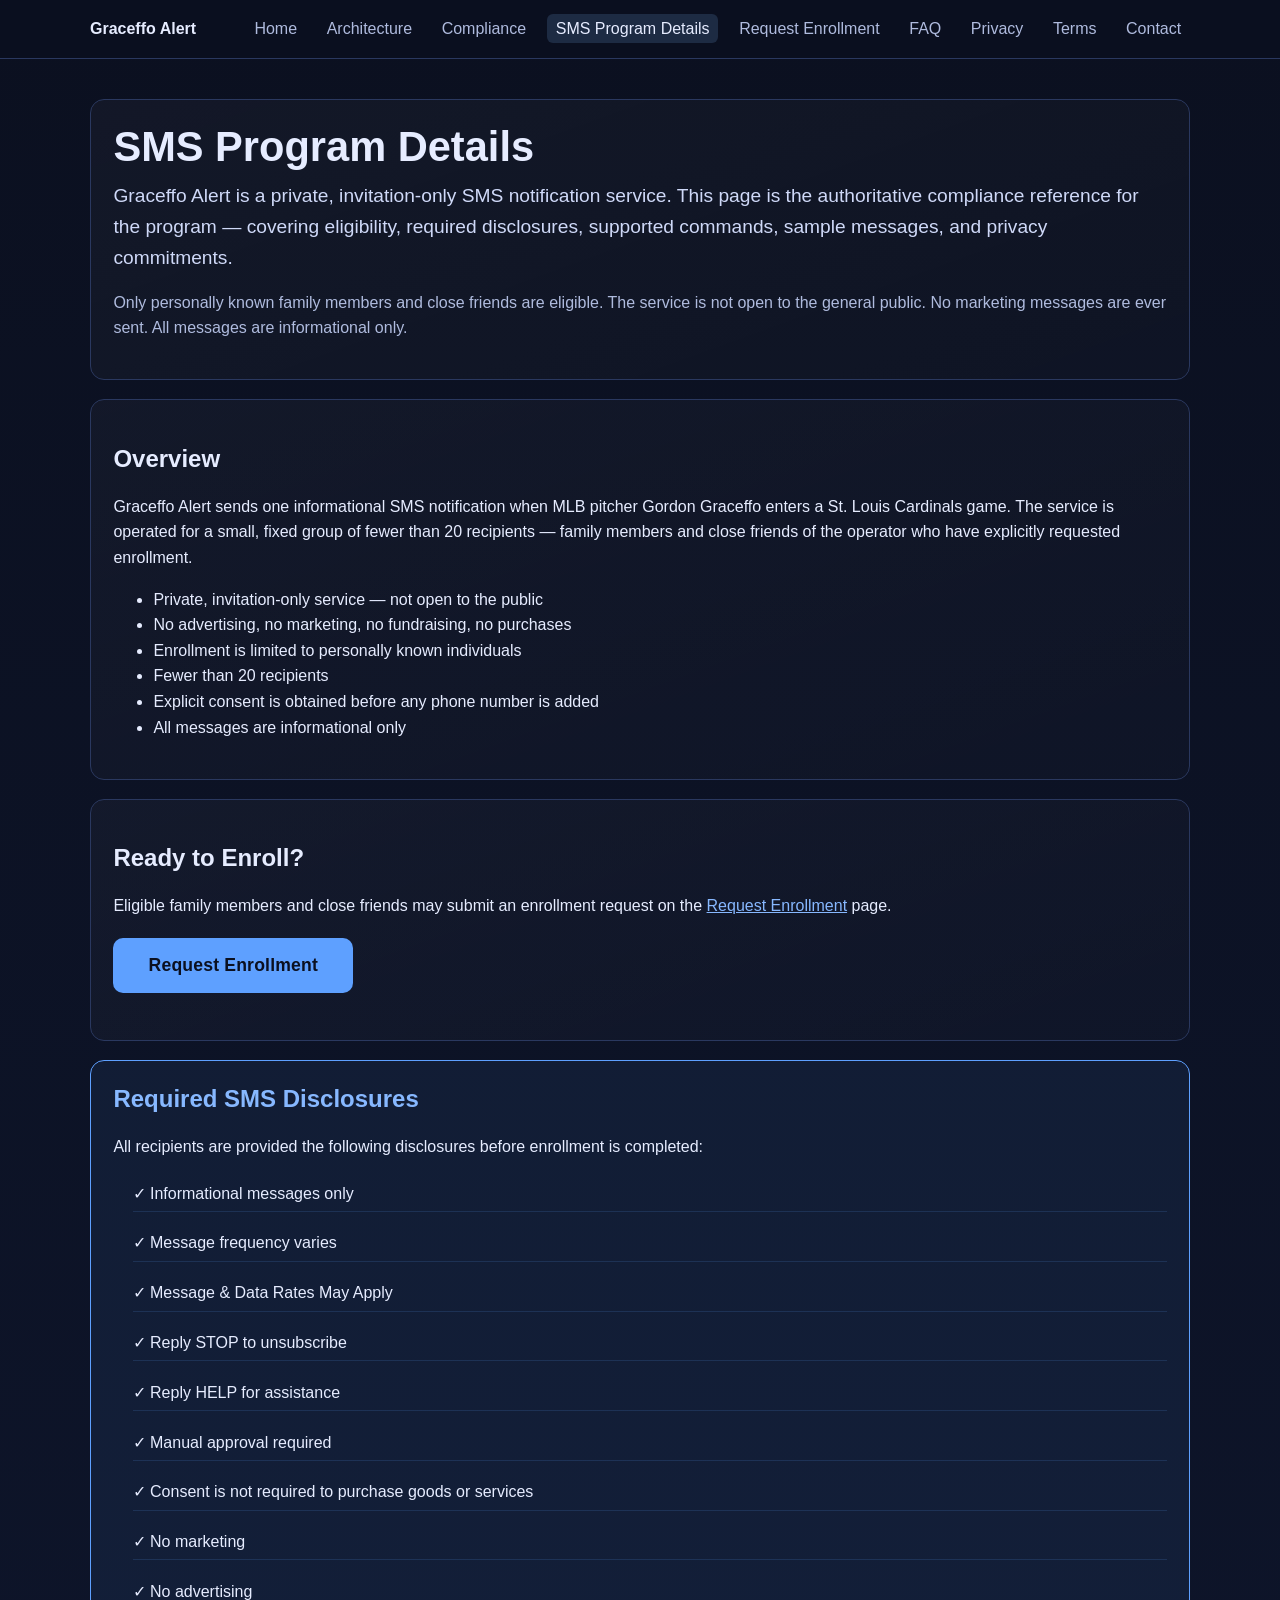
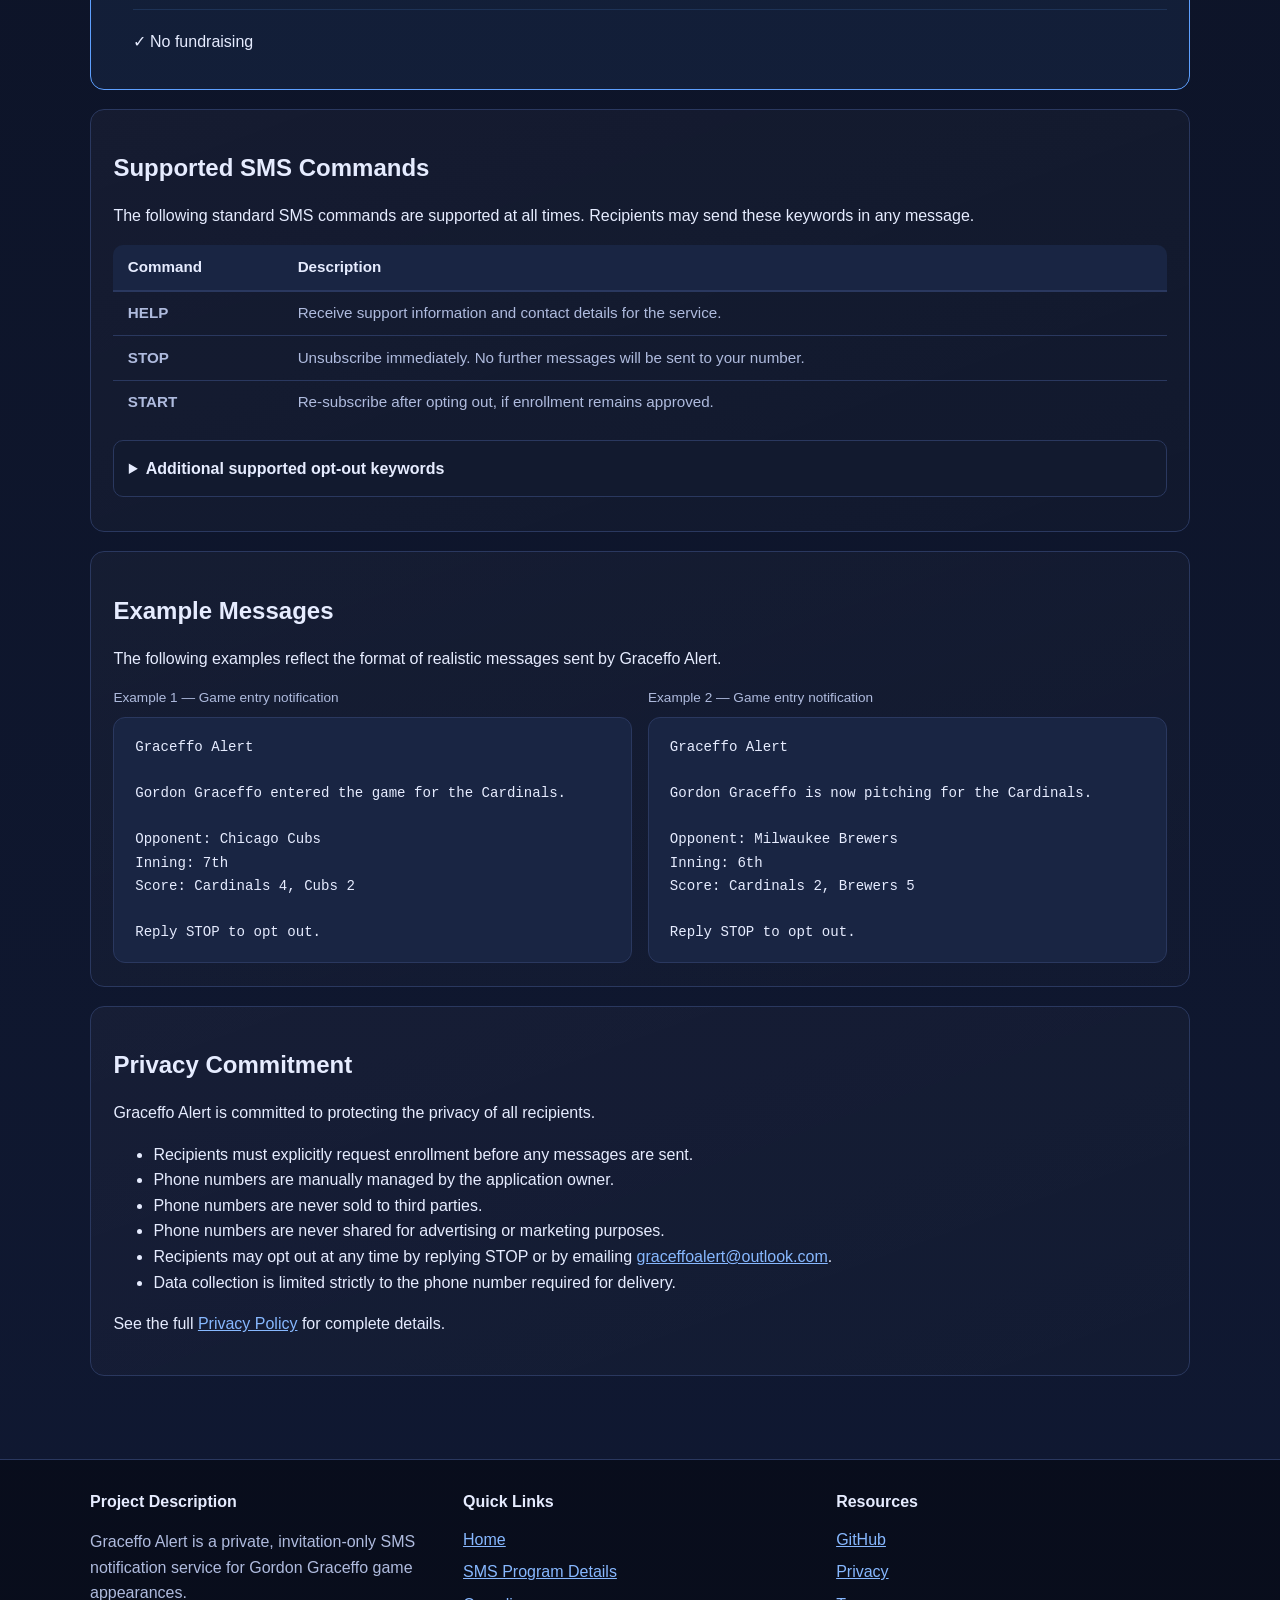
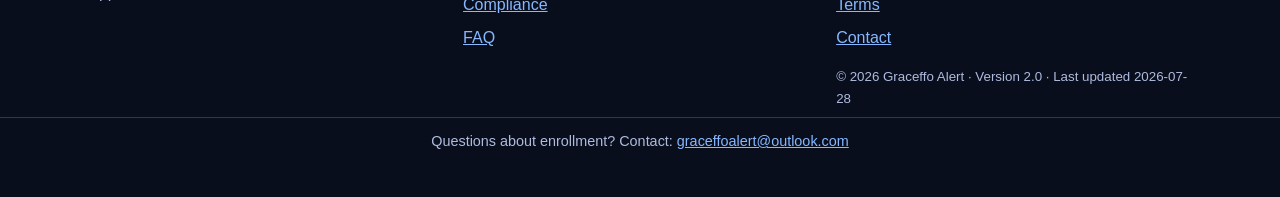
<file: sms-enrollment.html>
<!doctype html>
<html lang="en">
<head>
  <meta charset="utf-8">
  <meta name="viewport" content="width=device-width, initial-scale=1">
  <title>Graceffo Alert | SMS Program Details</title>
  <meta name="description" content="SMS program reference for Graceffo Alert: eligibility, required disclosures, opt-out instructions, supported SMS commands, sample messages, and privacy commitment.">
  <link rel="canonical" href="https://elisagra-123.github.io/graceffo-alert-page/sms-enrollment.html">
  <meta property="og:type" content="article">
  <meta property="og:title" content="Graceffo Alert | SMS Program Details">
  <meta property="og:description" content="SMS program reference for Graceffo Alert: eligibility, required disclosures, opt-out instructions, supported commands, and privacy commitment.">
  <meta property="og:url" content="https://elisagra-123.github.io/graceffo-alert-page/sms-enrollment.html">
  <meta property="og:site_name" content="Graceffo Alert">
  <meta name="twitter:card" content="summary">
  <meta name="twitter:title" content="Graceffo Alert | SMS Program Details">
  <meta name="twitter:description" content="SMS program reference: eligibility, required disclosures, opt-out instructions, supported commands, and privacy commitment for Graceffo Alert.">
  <link rel="stylesheet" href="styles.css">
  <script type="application/ld+json">
  {
    "@context": "https://schema.org",
    "@type": "WebPage",
    "name": "SMS Program Details — Graceffo Alert",
    "url": "https://elisagra-123.github.io/graceffo-alert-page/sms-enrollment.html",
    "description": "Authoritative SMS compliance reference for Graceffo Alert: eligibility, required disclosures, opt-out instructions, supported commands, sample messages, and privacy commitment.",    "isPartOf": {
      "@type": "WebSite",
      "name": "Graceffo Alert",
      "url": "https://elisagra-123.github.io/graceffo-alert-page/"
    }
  }
  </script>
</head>
<body>
<a class="skip-link" href="#main-content">Skip to content</a>
<header>
  <div class="nav-wrap">
    <a class="brand" href="index.html">Graceffo Alert</a>
    <nav aria-label="Primary">
      <ul>
        <li><a href="index.html">Home</a></li>
        <li><a href="architecture.html">Architecture</a></li>
        <li><a href="compliance.html">Compliance</a></li>
        <li><a href="sms-enrollment.html" aria-current="page">SMS Program Details</a></li>
        <li><a href="request-enrollment.html">Request Enrollment</a></li>
        <li><a href="faq.html">FAQ</a></li>
        <li><a href="privacy.html">Privacy</a></li>
        <li><a href="terms.html">Terms</a></li>
        <li><a href="contact.html">Contact</a></li>
      </ul>
    </nav>
  </div>
</header>

<main id="main-content">

  <section class="hero" aria-labelledby="enrollment-title">
    <h1 id="enrollment-title">SMS Program Details</h1>
    <p class="lead">Graceffo Alert is a private, invitation-only SMS notification service. This page is the authoritative compliance reference for the program — covering eligibility, required disclosures, supported commands, sample messages, and privacy commitments.</p>
    <p class="muted">Only personally known family members and close friends are eligible. The service is not open to the general public. No marketing messages are ever sent. All messages are informational only.</p>
  </section>

  <section class="panel" aria-labelledby="overview-title">
    <h2 id="overview-title">Overview</h2>
    <p>Graceffo Alert sends one informational SMS notification when MLB pitcher Gordon Graceffo enters a St. Louis Cardinals game. The service is operated for a small, fixed group of fewer than 20 recipients — family members and close friends of the operator who have explicitly requested enrollment.</p>
    <ul>
      <li>Private, invitation-only service — not open to the public</li>
      <li>No advertising, no marketing, no fundraising, no purchases</li>
      <li>Enrollment is limited to personally known individuals</li>
      <li>Fewer than 20 recipients</li>
      <li>Explicit consent is obtained before any phone number is added</li>
      <li>All messages are informational only</li>
    </ul>
  </section>

  <section class="panel" aria-labelledby="enroll-cta-title">
    <h2 id="enroll-cta-title">Ready to Enroll?</h2>
    <p>Eligible family members and close friends may submit an enrollment request on the <a href="request-enrollment.html">Request Enrollment</a> page.</p>
    <div class="cta-wrap" style="text-align:left; margin-top:1.2rem;">
      <a href="https://forms.cloud.microsoft/pages/responsepage.aspx?id=DQSIkWdsW0yxEjajBLZtrQAAAAAAAAAAAANAAq06Wk9UNFdTU0QwT0I2UkE2U1VJVEtKV09HTU03Ri4u&amp;route=shorturl" class="btn-cta" target="_blank" rel="noopener noreferrer">Request Enrollment</a>
    </div>
  </section>

  <section class="disclosure-card" aria-labelledby="disclosures-title">
    <h2 id="disclosures-title">Required SMS Disclosures</h2>
    <p>All recipients are provided the following disclosures before enrollment is completed:</p>
    <ul class="disclosure-list">
      <li>✓ Informational messages only</li>
      <li>✓ Message frequency varies</li>
      <li>✓ Message &amp; Data Rates May Apply</li>
      <li>✓ Reply STOP to unsubscribe</li>
      <li>✓ Reply HELP for assistance</li>
      <li>✓ Manual approval required</li>
      <li>✓ Consent is not required to purchase goods or services</li>
      <li>✓ No marketing</li>
      <li>✓ No advertising</li>
      <li>✓ No fundraising</li>
    </ul>
  </section>

  <section class="panel" aria-labelledby="commands-title">
    <h2 id="commands-title">Supported SMS Commands</h2>
    <p>The following standard SMS commands are supported at all times. Recipients may send these keywords in any message.</p>
    <div class="table-wrap">
      <table>
        <caption class="sr-only">Supported SMS commands and their descriptions</caption>
        <thead>
          <tr>
            <th scope="col">Command</th>
            <th scope="col">Description</th>
          </tr>
        </thead>
        <tbody>
          <tr>
            <td><strong>HELP</strong></td>
            <td>Receive support information and contact details for the service.</td>
          </tr>
          <tr>
            <td><strong>STOP</strong></td>
            <td>Unsubscribe immediately. No further messages will be sent to your number.</td>
          </tr>
          <tr>
            <td><strong>START</strong></td>
            <td>Re-subscribe after opting out, if enrollment remains approved.</td>
          </tr>
        </tbody>
      </table>
    </div>
    <details style="margin-top:1rem;">
      <summary>Additional supported opt-out keywords</summary>
      <p style="margin-top:0.75rem;">In addition to STOP and START, the following standard carrier opt-out keywords are also recognized: <strong>STOPALL</strong>, <strong>END</strong>, <strong>CANCEL</strong>, <strong>UNSUBSCRIBE</strong>, <strong>QUIT</strong>. Any of these keywords will immediately unsubscribe the recipient from all program messages.</p>
    </details>
  </section>

  <section class="panel" aria-labelledby="examples-title">
    <h2 id="examples-title">Example Messages</h2>
    <p>The following examples reflect the format of realistic messages sent by Graceffo Alert.</p>
    <div class="msg-example-wrap">
      <figure style="margin:0;">
        <figcaption style="font-size:0.85rem;color:var(--muted);margin-bottom:0.5rem;">Example 1 — Game entry notification</figcaption>
        <pre class="msg-example">Graceffo Alert

Gordon Graceffo entered the game for the Cardinals.

Opponent: Chicago Cubs
Inning: 7th
Score: Cardinals 4, Cubs 2

Reply STOP to opt out.</pre>
      </figure>
      <figure style="margin:0;">
        <figcaption style="font-size:0.85rem;color:var(--muted);margin-bottom:0.5rem;">Example 2 — Game entry notification</figcaption>
        <pre class="msg-example">Graceffo Alert

Gordon Graceffo is now pitching for the Cardinals.

Opponent: Milwaukee Brewers
Inning: 6th
Score: Cardinals 2, Brewers 5

Reply STOP to opt out.</pre>
      </figure>
    </div>
  </section>

  <section class="panel" aria-labelledby="privacy-commitment-title">
    <h2 id="privacy-commitment-title">Privacy Commitment</h2>
    <p>Graceffo Alert is committed to protecting the privacy of all recipients.</p>
    <ul>
      <li>Recipients must explicitly request enrollment before any messages are sent.</li>
      <li>Phone numbers are manually managed by the application owner.</li>
      <li>Phone numbers are never sold to third parties.</li>
      <li>Phone numbers are never shared for advertising or marketing purposes.</li>
      <li>Recipients may opt out at any time by replying STOP or by emailing <a href="mailto:graceffoalert@outlook.com">graceffoalert@outlook.com</a>.</li>
      <li>Data collection is limited strictly to the phone number required for delivery.</li>
    </ul>
    <p>See the full <a href="privacy.html">Privacy Policy</a> for complete details.</p>
  </section>

</main>

<footer>
  <div class="footer-wrap">
    <section>
      <h2>Project Description</h2>
      <p class="muted">Graceffo Alert is a private, invitation-only SMS notification service for Gordon Graceffo game appearances.</p>
    </section>
    <section>
      <h2>Quick Links</h2>
      <ul>
        <li><a href="index.html">Home</a></li>
        <li><a href="sms-enrollment.html">SMS Program Details</a></li>
        <li><a href="compliance.html">Compliance</a></li>
        <li><a href="faq.html">FAQ</a></li>
      </ul>
    </section>
    <section>
      <h2>Resources</h2>
      <ul>
        <li><a href="https://github.com/elisagra-123/graceffo-alert-page">GitHub</a></li>
        <li><a href="privacy.html">Privacy</a></li>
        <li><a href="terms.html">Terms</a></li>
        <li><a href="contact.html">Contact</a></li>
      </ul>
      <small class="meta">© 2026 Graceffo Alert · Version 2.0 · Last updated 2026-07-28</small>
    </section>
  </div>
  <div class="footer-enrollment" style="text-align:center; padding:0.75rem 1rem; border-top:1px solid var(--border); margin-top:0.5rem;">
    <p class="muted" style="font-size:0.9rem; margin:0;">Questions about enrollment? Contact: <a href="mailto:graceffoalert@outlook.com">graceffoalert@outlook.com</a></p>
  </div>
</footer>
</body>
</html>
</file>
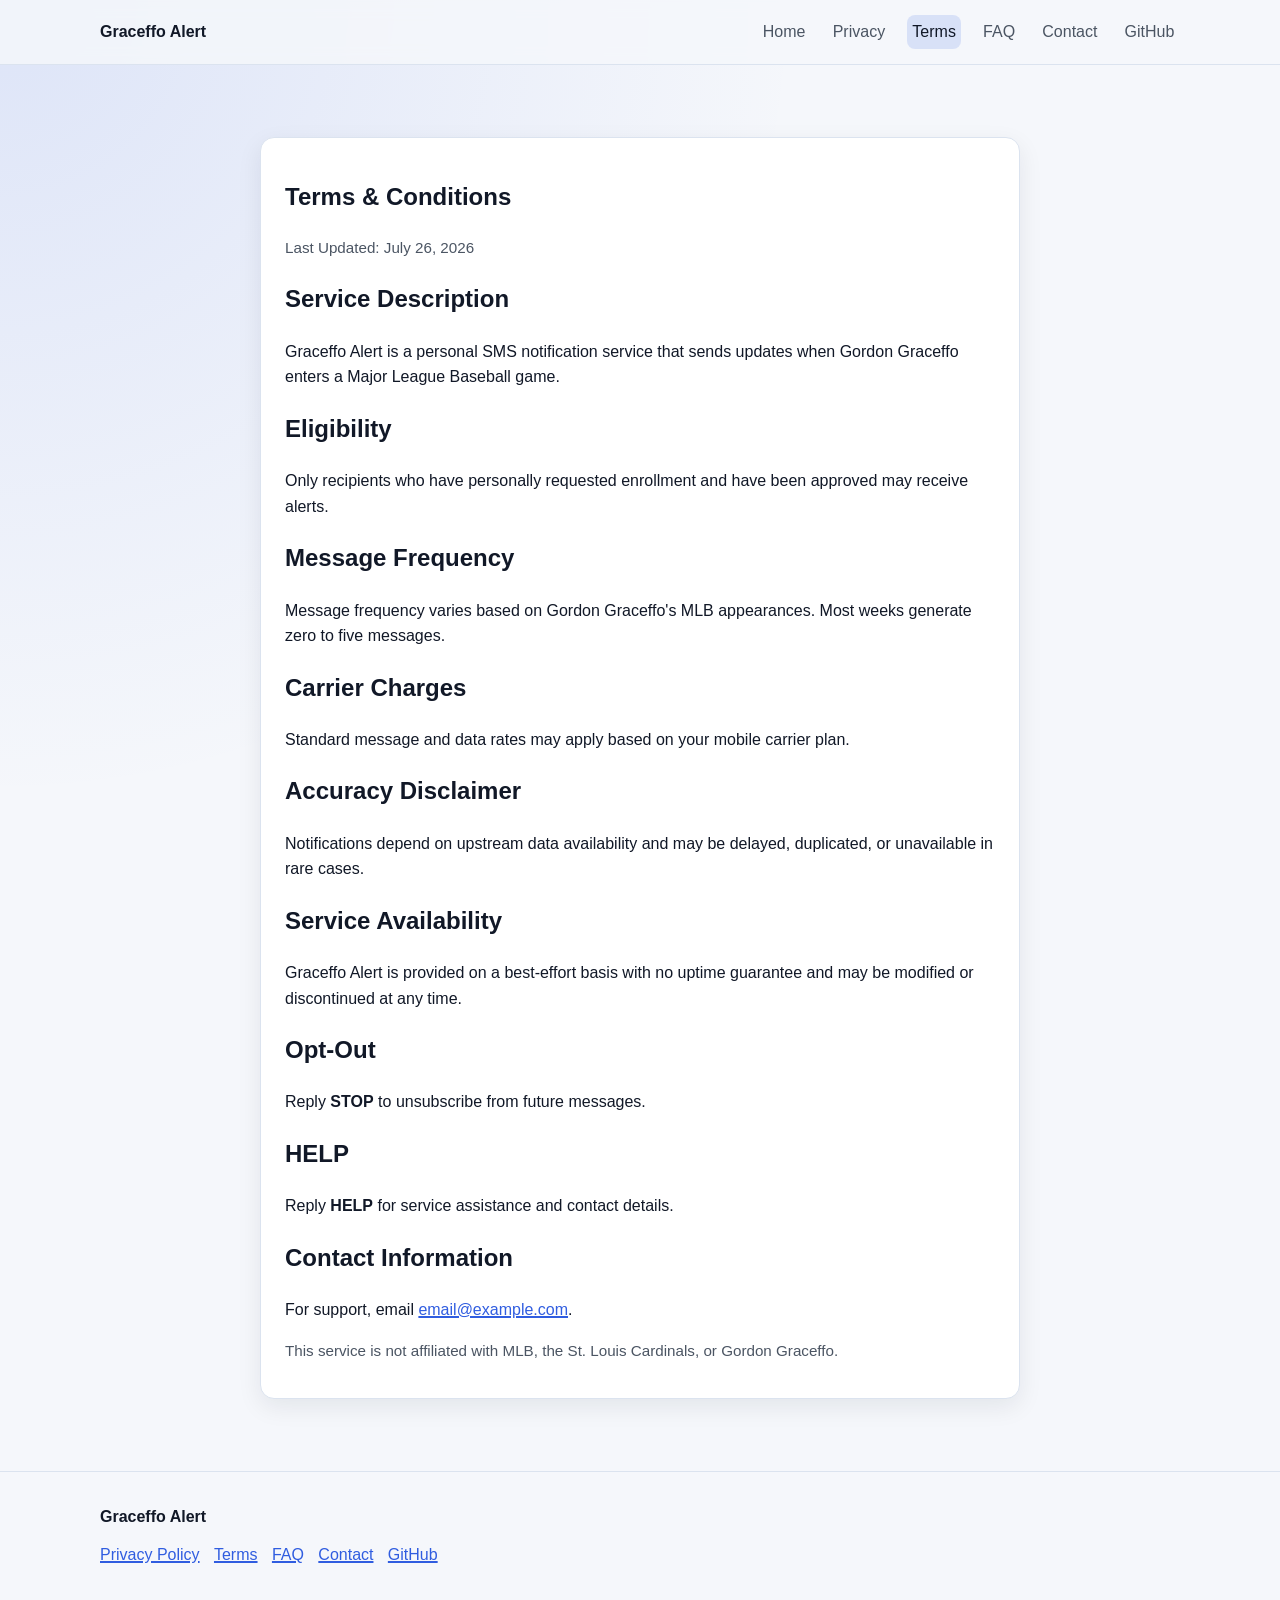
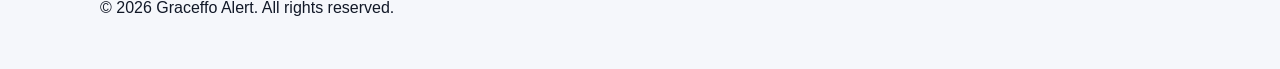
<file: terms.html>
<!doctype html>
<html lang="en">
<head>
  <meta charset="utf-8">
  <meta name="viewport" content="width=device-width, initial-scale=1">
  <title>Terms &amp; Conditions | Graceffo Alert</title>
  <meta name="description" content="Graceffo Alert terms and conditions for SMS service recipients.">
  <meta property="og:type" content="website">
  <meta property="og:title" content="Terms & Conditions | Graceffo Alert">
  <meta property="og:description" content="Service terms for Graceffo Alert SMS notifications.">
  <meta property="og:url" content="https://elisagra-123.github.io/graceffo-alert-page/terms.html">
  <meta name="twitter:card" content="summary">
  <link rel="canonical" href="https://elisagra-123.github.io/graceffo-alert-page/terms.html">
  <link rel="icon" href="favicon.ico" type="image/x-icon">
  <link rel="stylesheet" href="css/styles.css">
</head>
<body class="legal-page">
  <a class="skip-link" href="#main-content">Skip to content</a>
  <header class="site-header">
    <div class="container nav-wrap">
      <a class="brand" href="index.html">Graceffo Alert</a>
      <button class="nav-toggle" type="button" aria-expanded="false" aria-controls="site-nav" aria-label="Open navigation menu">
        <span></span><span></span><span></span>
      </button>
      <nav id="site-nav" class="site-nav" aria-label="Main navigation">
        <a href="index.html">Home</a>
        <a href="privacy.html">Privacy</a>
        <a href="terms.html" aria-current="page">Terms</a>
        <a href="faq.html">FAQ</a>
        <a href="contact.html">Contact</a>
        <a href="https://github.com/elisagra-123/graceffo-alert-page" target="_blank" rel="noopener noreferrer">GitHub</a>
      </nav>
    </div>
  </header>

  <main id="main-content" class="section">
    <article class="container narrow legal-content">
      <h1>Terms &amp; Conditions</h1>
      <p class="meta">Last Updated: <time datetime="2026-07-26">July 26, 2026</time></p>

      <h2>Service Description</h2>
      <p>Graceffo Alert is a personal SMS notification service that sends updates when Gordon Graceffo enters a Major League Baseball game.</p>

      <h2>Eligibility</h2>
      <p>Only recipients who have personally requested enrollment and have been approved may receive alerts.</p>

      <h2>Message Frequency</h2>
      <p>Message frequency varies based on Gordon Graceffo's MLB appearances. Most weeks generate zero to five messages.</p>

      <h2>Carrier Charges</h2>
      <p>Standard message and data rates may apply based on your mobile carrier plan.</p>

      <h2>Accuracy Disclaimer</h2>
      <p>Notifications depend on upstream data availability and may be delayed, duplicated, or unavailable in rare cases.</p>

      <h2>Service Availability</h2>
      <p>Graceffo Alert is provided on a best-effort basis with no uptime guarantee and may be modified or discontinued at any time.</p>

      <h2>Opt-Out</h2>
      <p>Reply <strong>STOP</strong> to unsubscribe from future messages.</p>

      <h2>HELP</h2>
      <p>Reply <strong>HELP</strong> for service assistance and contact details.</p>

      <h2>Contact Information</h2>
      <p>For support, email <a href="mailto:email@example.com">email@example.com</a>.</p>

      <p class="meta">This service is not affiliated with MLB, the St. Louis Cardinals, or Gordon Graceffo.</p>
    </article>
  </main>

  <footer class="site-footer">
    <div class="container footer-grid">
      <p class="footer-brand">Graceffo Alert</p>
      <nav class="footer-nav" aria-label="Footer navigation">
        <a href="privacy.html">Privacy Policy</a>
        <a href="terms.html">Terms</a>
        <a href="faq.html">FAQ</a>
        <a href="contact.html">Contact</a>
        <a href="https://github.com/elisagra-123/graceffo-alert-page" target="_blank" rel="noopener noreferrer">GitHub</a>
      </nav>
      <p>© <span data-year></span> Graceffo Alert. All rights reserved.</p>
    </div>
  </footer>

  <script src="js/main.js"></script>
</body>
</html>
</file>
<file: css/styles.css>
:root {
  color-scheme: light dark;
  --bg: #f5f7fb;
  --surface: #ffffff;
  --text: #111827;
  --muted: #4b5563;
  --line: #dbe3ef;
  --brand: #305de0;
  --brand-strong: #1f47bd;
  --focus: #0f62fe;
  --shadow: 0 8px 24px rgba(17, 24, 39, 0.08);
  --radius: 14px;
}

@media (prefers-color-scheme: dark) {
  :root {
    --bg: #0b1220;
    --surface: #131d31;
    --text: #ecf3ff;
    --muted: #a6b5cb;
    --line: #243149;
    --brand: #7ea2ff;
    --brand-strong: #a9c0ff;
    --focus: #91b4ff;
    --shadow: 0 8px 24px rgba(0, 0, 0, 0.3);
  }
}

* { box-sizing: border-box; }
html { scroll-behavior: smooth; }
body {
  margin: 0;
  font: 16px/1.6 Inter, -apple-system, BlinkMacSystemFont, "Segoe UI", Roboto, sans-serif;
  background: radial-gradient(circle at 0 0, rgba(48, 93, 224, 0.12), transparent 38%), var(--bg);
  color: var(--text);
}

img { max-width: 100%; height: auto; }
a { color: var(--brand); text-decoration-thickness: 1.5px; }
a:hover { color: var(--brand-strong); }

.container { width: min(1080px, calc(100% - 2rem)); margin-inline: auto; }
.narrow { width: min(760px, 100%); }
.section { padding: 4.5rem 0; }

.skip-link {
  position: absolute;
  left: 0.5rem;
  top: -3rem;
  background: var(--surface);
  color: var(--text);
  border: 1px solid var(--line);
  padding: 0.5rem 0.75rem;
  z-index: 50;
}
.skip-link:focus { top: 0.5rem; }

.site-header {
  position: sticky;
  top: 0;
  backdrop-filter: blur(8px);
  background: color-mix(in oklab, var(--bg) 84%, transparent);
  border-bottom: 1px solid var(--line);
  z-index: 40;
}

.nav-wrap { display: flex; align-items: center; justify-content: space-between; min-height: 4rem; gap: 1rem; }
.brand { color: var(--text); font-weight: 700; text-decoration: none; }
.site-nav { display: flex; gap: 1rem; flex-wrap: wrap; }
.site-nav a { color: var(--muted); text-decoration: none; padding: 0.25rem 0.35rem; border-radius: 8px; }
.site-nav a[aria-current="page"],
.site-nav a:hover { color: var(--text); background: color-mix(in oklab, var(--brand) 14%, transparent); }

.nav-toggle {
  display: none;
  background: transparent;
  border: 1px solid var(--line);
  border-radius: 10px;
  width: 42px;
  height: 42px;
  padding: 0;
}
.nav-toggle span { display: block; width: 18px; height: 2px; background: var(--text); margin: 4px auto; }

.hero h1 { font-size: clamp(2rem, 5vw, 3.2rem); line-height: 1.1; margin: 0 0 0.75rem; }
.subtitle { font-size: clamp(1.1rem, 2.4vw, 1.35rem); color: var(--muted); margin-bottom: 1rem; }
.eyebrow { letter-spacing: 0.09em; text-transform: uppercase; font-size: 0.78rem; color: var(--muted); }

.grid.two-col { display: grid; grid-template-columns: 1.15fr 0.85fr; gap: 2rem; align-items: center; }
.hero-art-wrap {
  background: var(--surface);
  border: 1px solid var(--line);
  border-radius: var(--radius);
  box-shadow: var(--shadow);
  padding: 1rem;
}

.btn {
  display: inline-flex;
  align-items: center;
  justify-content: center;
  gap: 0.35rem;
  border-radius: 10px;
  border: 1px solid var(--line);
  padding: 0.7rem 1rem;
  text-decoration: none;
  font-weight: 600;
  cursor: pointer;
}
.btn-primary { background: var(--brand); border-color: var(--brand); color: #fff; }
.btn-primary:hover { background: var(--brand-strong); color: #fff; }
.btn-secondary { background: var(--surface); color: var(--text); }
.cta-row { display: flex; gap: 0.75rem; flex-wrap: wrap; margin-top: 1.25rem; }

.card-grid { display: grid; gap: 1rem; grid-template-columns: repeat(2, minmax(0, 1fr)); }
.card {
  background: var(--surface);
  border: 1px solid var(--line);
  border-radius: var(--radius);
  padding: 1.2rem;
  box-shadow: var(--shadow);
}
.card h3 { margin-top: 0; }

.section-intro { color: var(--muted); }
.architecture-image {
  display: block;
  width: min(860px, 100%);
  margin-inline: auto;
  background: var(--surface);
  border: 1px solid var(--line);
  border-radius: var(--radius);
  padding: 1rem;
}

.legal-content,
.contact-card,
.faq-list details {
  background: var(--surface);
  border: 1px solid var(--line);
  border-radius: var(--radius);
  box-shadow: var(--shadow);
}
.legal-content,
.contact-card { padding: 1.25rem 1.5rem; }
.meta { color: var(--muted); font-size: 0.95rem; }

.faq-list { display: grid; gap: 0.8rem; }
.faq-list details { padding: 0.75rem 1rem; }
.faq-list summary { cursor: pointer; font-weight: 600; }

.site-footer { border-top: 1px solid var(--line); padding: 2rem 0; }
.footer-grid { display: grid; gap: 0.75rem; }
.footer-brand { margin: 0; font-weight: 700; }
.footer-nav { display: flex; gap: 0.9rem; flex-wrap: wrap; }

.scroll-top {
  position: fixed;
  right: 1rem;
  bottom: 1rem;
  width: 42px;
  height: 42px;
  border-radius: 999px;
  border: 1px solid var(--line);
  background: var(--surface);
  color: var(--text);
  display: none;
}
.scroll-top.visible { display: inline-flex; align-items: center; justify-content: center; }

:focus-visible {
  outline: 3px solid var(--focus);
  outline-offset: 2px;
}

@media (max-width: 900px) {
  .grid.two-col,
  .card-grid { grid-template-columns: 1fr; }
}

@media (max-width: 760px) {
  .nav-toggle { display: inline-block; }
  .site-nav {
    display: none;
    position: absolute;
    right: 1rem;
    top: 3.6rem;
    width: min(280px, calc(100% - 2rem));
    background: var(--surface);
    border: 1px solid var(--line);
    border-radius: var(--radius);
    padding: 0.75rem;
    box-shadow: var(--shadow);
    flex-direction: column;
  }
  .site-nav.is-open { display: flex; }
}

@media print {
  body { background: #fff; color: #000; }
  .site-header,
  .site-footer,
  .scroll-top,
  .nav-toggle,
  .btn,
  .copy-email { display: none !important; }
  .legal-page .legal-content {
    border: 0;
    box-shadow: none;
    padding: 0;
  }
  a { color: #000; text-decoration: underline; }
}
</file>
<file: styles.css>
:root {
  --bg: #0b1020;
  --surface: #121a2f;
  --surface-2: #192543;
  --text: #e6ecff;
  --muted: #afbbde;
  --accent: #5ea0ff;
  --accent-2: #87b8ff;
  --border: #2a385f;
  --success: #70d49b;
}

* { box-sizing: border-box; }

html, body {
  margin: 0;
  padding: 0;
  font-family: Inter, "Segoe UI", Roboto, "Helvetica Neue", Arial, sans-serif;
  background: linear-gradient(180deg, #0b1020 0%, #101933 100%);
  color: var(--text);
  line-height: 1.6;
}

a { color: var(--accent-2); }

a:hover { color: #c4dcff; }

a:focus-visible,
button:focus-visible,
summary:focus-visible {
  outline: 3px solid var(--accent);
  outline-offset: 3px;
  border-radius: 4px;
}

.skip-link {
  position: absolute;
  left: -999px;
  top: 0;
  background: #fff;
  color: #000;
  padding: 0.75rem 1rem;
  z-index: 999;
}

.skip-link:focus {
  left: 1rem;
  top: 1rem;
}

header {
  position: sticky;
  top: 0;
  z-index: 10;
  background: rgba(11, 16, 32, 0.92);
  backdrop-filter: blur(8px);
  border-bottom: 1px solid var(--border);
}

.nav-wrap,
main,
.footer-wrap {
  width: min(1100px, 92vw);
  margin: 0 auto;
}

.nav-wrap {
  display: flex;
  align-items: center;
  justify-content: space-between;
  padding: 1rem 0;
  gap: 1rem;
}

.brand {
  font-weight: 700;
  color: var(--text);
  text-decoration: none;
}

nav ul {
  display: flex;
  flex-wrap: wrap;
  gap: 0.75rem;
  list-style: none;
  margin: 0;
  padding: 0;
}

nav a {
  text-decoration: none;
  color: var(--muted);
  font-weight: 500;
  padding: 0.4rem 0.55rem;
  border-radius: 6px;
}

nav a[aria-current="page"],
nav a:hover {
  color: var(--text);
  background: rgba(134, 184, 255, 0.16);
}

main { padding: 2.5rem 0 4rem; }

.hero,
.panel {
  background: linear-gradient(160deg, rgba(255, 255, 255, 0.03), rgba(255, 255, 255, 0.01));
  border: 1px solid var(--border);
  border-radius: 14px;
  padding: 1.4rem;
  margin-bottom: 1.2rem;
}

.hero h1 {
  margin: 0 0 0.6rem;
  font-size: clamp(1.7rem, 4vw, 2.6rem);
  line-height: 1.2;
}

.hero p.lead {
  margin: 0;
  font-size: clamp(1rem, 2.1vw, 1.2rem);
  color: #cfd9f8;
}

.grid {
  display: grid;
  grid-template-columns: repeat(auto-fit, minmax(220px, 1fr));
  gap: 1rem;
}

h2, h3 { line-height: 1.3; }

.muted { color: var(--muted); }

.flow-steps {
  display: grid;
  grid-template-columns: repeat(auto-fit, minmax(180px, 1fr));
  gap: 0.9rem;
}

.step {
  background: var(--surface);
  border: 1px solid var(--border);
  border-radius: 12px;
  padding: 0.9rem;
}

.timeline {
  list-style: none;
  padding: 0;
  margin: 0;
  display: grid;
  gap: 0.8rem;
}

.timeline li {
  border-left: 3px solid var(--accent);
  padding: 0.1rem 0 0.1rem 0.8rem;
  background: rgba(94, 160, 255, 0.08);
  border-radius: 8px;
}

details {
  border: 1px solid var(--border);
  border-radius: 10px;
  padding: 0.9rem;
  margin-bottom: 0.75rem;
  background: var(--surface);
}

summary {
  cursor: pointer;
  font-weight: 600;
}

footer {
  border-top: 1px solid var(--border);
  background: rgba(5, 8, 18, 0.65);
  padding: 2rem 0;
}

.footer-wrap {
  display: grid;
  grid-template-columns: repeat(auto-fit, minmax(220px, 1fr));
  gap: 1.2rem;
}

.footer-wrap h2 {
  font-size: 1rem;
  margin-top: 0;
}

.footer-wrap ul {
  list-style: none;
  margin: 0;
  padding: 0;
}

.footer-wrap li { margin-bottom: 0.45rem; }

small.meta {
  display: block;
  margin-top: 1rem;
  color: var(--muted);
}

code {
  background: rgba(255, 255, 255, 0.08);
  padding: 0.1rem 0.3rem;
  border-radius: 4px;
}

.sr-only {
  position: absolute;
  width: 1px;
  height: 1px;
  padding: 0;
  margin: -1px;
  overflow: hidden;
  clip: rect(0,0,0,0);
  white-space: nowrap;
  border: 0;
}

.table-wrap {
  overflow-x: auto;
  -webkit-overflow-scrolling: touch;
  border-radius: 10px;
}

table {
  width: 100%;
  border-collapse: collapse;
  font-size: 0.95rem;
  min-width: 280px;
}

th {
  background: var(--surface-2);
  color: var(--text);
  text-align: left;
  padding: 0.65rem 0.9rem;
  border-bottom: 2px solid var(--border);
  font-weight: 600;
}

td {
  padding: 0.6rem 0.9rem;
  border-bottom: 1px solid var(--border);
  color: var(--muted);
  vertical-align: top;
}

tr:last-child td {
  border-bottom: none;
}

.disclosure-card {
  background: rgba(94, 160, 255, 0.07);
  border: 1px solid var(--accent);
  border-radius: 14px;
  padding: 1.4rem;
  margin-bottom: 1.2rem;
}

.disclosure-card h2 {
  color: var(--accent-2);
  margin-top: 0;
}

.disclosure-card ul {
  margin: 0.5rem 0 0;
  padding-left: 1.2rem;
}

.disclosure-card li {
  margin-bottom: 0.45rem;
  color: var(--text);
}

.msg-example {
  background: var(--surface-2);
  border: 1px solid var(--border);
  border-radius: 12px;
  padding: 1.1rem 1.3rem;
  font-family: "Courier New", Courier, monospace;
  font-size: 0.88rem;
  color: var(--text);
  white-space: pre-wrap;
  margin: 0;
  line-height: 1.65;
}

.msg-example-wrap {
  display: grid;
  grid-template-columns: repeat(auto-fit, minmax(280px, 1fr));
  gap: 1rem;
  margin-top: 0.75rem;
}

.enrollment-flow {
  display: flex;
  flex-wrap: wrap;
  align-items: center;
  gap: 0.5rem;
  margin-top: 0.75rem;
}

.enrollment-flow .ef-step {
  background: var(--surface-2);
  border: 1px solid var(--border);
  border-radius: 8px;
  padding: 0.5rem 0.9rem;
  font-size: 0.9rem;
  font-weight: 600;
  color: var(--text);
  white-space: nowrap;
}

.enrollment-flow .ef-arrow {
  color: var(--accent);
  font-size: 1.1rem;
  font-weight: 700;
  flex-shrink: 0;
}

/* ── Request Enrollment CTA Button ─────────────────────────────────────── */

.btn-cta {
  display: inline-block;
  background: var(--accent);
  color: #0b1020;
  font-weight: 700;
  font-size: 1.1rem;
  padding: 0.85rem 2.2rem;
  border-radius: 10px;
  text-decoration: none;
  border: none;
  cursor: pointer;
  transition: background 0.15s ease, transform 0.1s ease;
  letter-spacing: 0.01em;
}

.btn-cta:hover {
  background: var(--accent-2);
  color: #0b1020;
  transform: translateY(-1px);
}

.btn-cta:focus-visible {
  outline: 3px solid #fff;
  outline-offset: 4px;
  border-radius: 10px;
}

.cta-wrap {
  text-align: center;
  margin: 1.5rem 0;
}

/* ── Enrollment Steps ───────────────────────────────────────────────────── */

.enrollment-steps {
  list-style: none;
  padding: 0;
  margin: 1rem 0 0;
  display: grid;
  gap: 0.75rem;
}

.enrollment-step {
  display: flex;
  align-items: flex-start;
  gap: 1rem;
  background: var(--surface);
  border: 1px solid var(--border);
  border-radius: 12px;
  padding: 0.9rem 1rem;
}

.step-number {
  background: var(--accent);
  color: #0b1020;
  font-weight: 700;
  font-size: 0.9rem;
  width: 1.8rem;
  height: 1.8rem;
  border-radius: 50%;
  display: flex;
  align-items: center;
  justify-content: center;
  flex-shrink: 0;
  line-height: 1;
}

.step-content {
  flex: 1;
}

.step-content strong {
  display: block;
  margin-bottom: 0.25rem;
  color: var(--text);
}

.step-content p {
  margin: 0;
  color: var(--muted);
  font-size: 0.95rem;
}

/* ── Invitation Notice ──────────────────────────────────────────────────── */

.invitation-notice {
  background: rgba(94, 160, 255, 0.08);
  border-left: 4px solid var(--accent);
  border-radius: 8px;
  padding: 1rem 1.2rem;
}

.invitation-notice p {
  margin: 0 0 0.5rem;
}

.invitation-notice p:last-child {
  margin-bottom: 0;
}

/* ── Disclosure List ────────────────────────────────────────────────────── */

.disclosure-list {
  list-style: none;
  margin: 0.5rem 0 0;
  padding: 0;
  display: grid;
  gap: 0.4rem;
}

.disclosure-list li {
  color: var(--text);
  font-weight: 500;
  padding: 0.3rem 0;
  border-bottom: 1px solid rgba(94, 160, 255, 0.15);
}

.disclosure-list li:last-child {
  border-bottom: none;
}

/* ── Confirmation Hero ──────────────────────────────────────────────────── */

.confirmation-hero {
  text-align: center;
}

.confirmation-icon {
  font-size: 3rem;
  color: var(--success);
  margin-bottom: 0.5rem;
  line-height: 1;
}

@media (prefers-reduced-motion: reduce) {
  *, *::before, *::after { animation: none !important; transition: none !important; }
}
</file>
